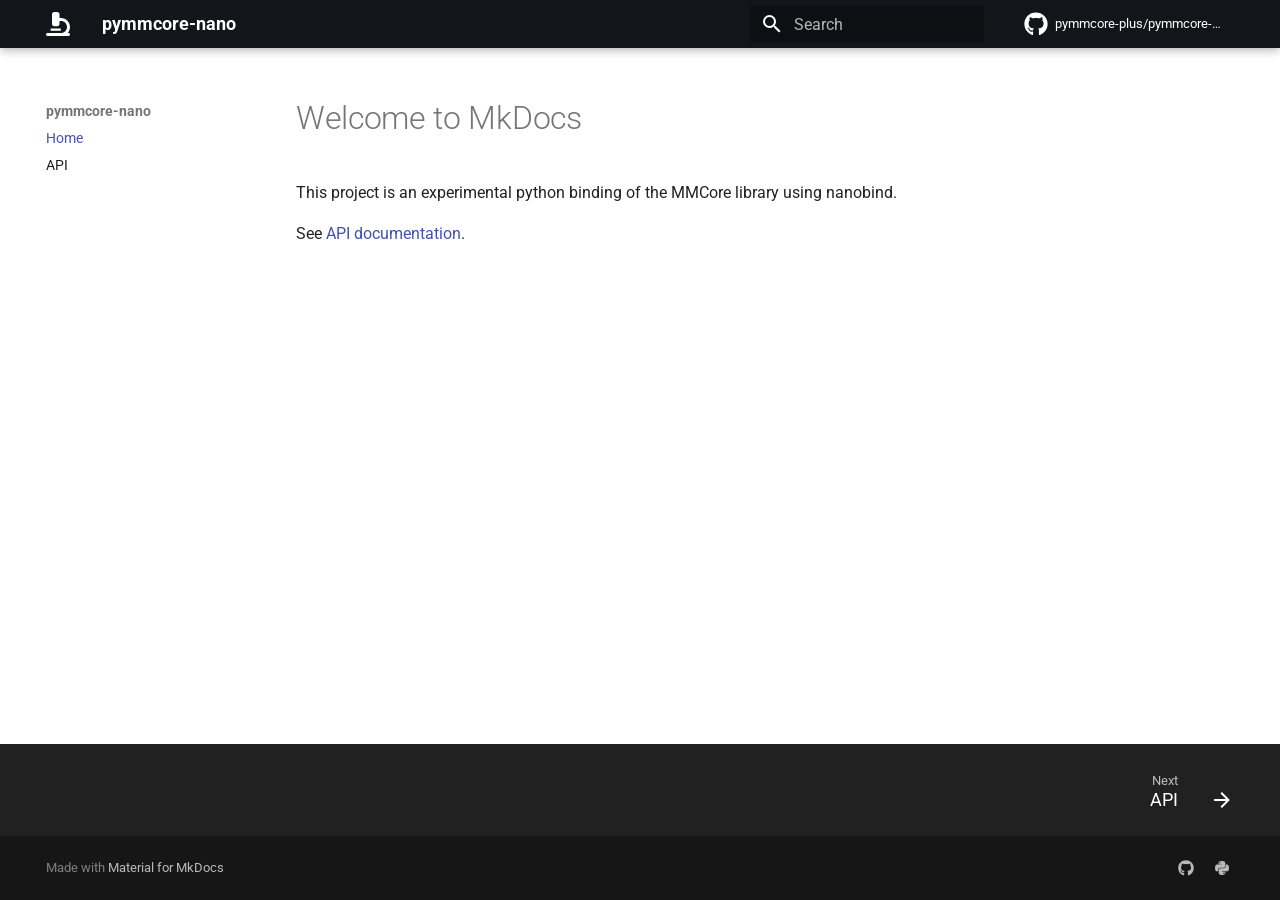
<file: index.html>
<!doctype html><html lang=en class=no-js> <head><meta charset=utf-8><meta name=viewport content="width=device-width,initial-scale=1"><meta name=description content="Alternative python bindings for MMCore, Micro-Manager's device control layer"><link href=https://pymmcore-plus.github.io/pymmcore-nano/ rel=canonical><link href=api/ rel=next><link rel=icon href=assets/images/favicon.png><meta name=generator content="mkdocs-1.6.1, mkdocs-material-9.8.0"><title>pymmcore-nano</title><link rel=stylesheet href=assets/stylesheets/main.57a0d79d.min.css><link rel=stylesheet href=assets/stylesheets/palette.fb2fffe2.min.css><link rel=preconnect href=https://fonts.gstatic.com crossorigin><link rel=stylesheet href="https://fonts.googleapis.com/css?family=Roboto:300,300i,400,400i,700,700i%7CRoboto+Mono:400,400i,700,700i&display=fallback"><style>:root{--md-text-font:"Roboto";--md-code-font:"Roboto Mono"}</style><link rel=stylesheet href=assets/_mkdocstrings.css><link rel=stylesheet href=css/material.css><link rel=stylesheet href=css/custom.css><script>__md_scope=new URL(".",location),__md_hash=e=>[...e].reduce(((e,_)=>(e<<5)-e+_.charCodeAt(0)),0),__md_get=(e,_=localStorage,t=__md_scope)=>JSON.parse(_.getItem(t.pathname+"."+e)),__md_set=(e,_,t=localStorage,a=__md_scope)=>{try{t.setItem(a.pathname+"."+e,JSON.stringify(_))}catch(e){}}</script></head> <body dir=ltr data-md-color-scheme=default data-md-color-primary=black data-md-color-accent=blue> <input class=md-toggle data-md-toggle=drawer type=checkbox id=__drawer autocomplete=off> <input class=md-toggle data-md-toggle=search type=checkbox id=__search autocomplete=off> <label class=md-overlay for=__drawer></label> <div data-md-component=skip> <a href=#welcome-to-mkdocs class=md-skip> Skip to content </a> </div> <div data-md-component=announce> </div> <header class="md-header md-header--shadow" data-md-component=header> <nav class="md-header__inner md-grid" aria-label=Header> <a href=. title=pymmcore-nano class="md-header__button md-logo" aria-label=pymmcore-nano data-md-component=logo> <svg xmlns=http://www.w3.org/2000/svg viewbox="0 0 512 512"><!-- Font Awesome Free 7.1.0 by @fontawesome - https://fontawesome.com License - https://fontawesome.com/license/free (Icons: CC BY 4.0, Fonts: SIL OFL 1.1, Code: MIT License) Copyright 2025 Fonticons, Inc.--><path d="M176 0c-26.5 0-48 21.5-48 48v208c0 26.5 21.5 48 48 48h64c26.5 0 48-21.5 48-48v-64h32c70.7 0 128 57.3 128 128s-57.3 128-128 128H32c-17.7 0-32 14.3-32 32s14.3 32 32 32h448c17.7 0 32-14.3 32-32s-14.3-32-32-32h-16.9c30.4-34 48.9-78.8 48.9-128 0-106-86-192-192-192h-32V48c0-26.5-21.5-48-48-48zm-56 352c-13.3 0-24 10.7-24 24s10.7 24 24 24h176c13.3 0 24-10.7 24-24s-10.7-24-24-24z"/></svg> </a> <label class="md-header__button md-icon" for=__drawer> <svg xmlns=http://www.w3.org/2000/svg viewbox="0 0 24 24"><path d="M3 6h18v2H3zm0 5h18v2H3zm0 5h18v2H3z"/></svg> </label> <div class=md-header__title data-md-component=header-title> <div class=md-header__ellipsis> <div class=md-header__topic> <span class=md-ellipsis> pymmcore-nano </span> </div> <div class=md-header__topic data-md-component=header-topic> <span class=md-ellipsis> Home </span> </div> </div> </div> <label class="md-header__button md-icon" for=__search> <svg xmlns=http://www.w3.org/2000/svg viewbox="0 0 24 24"><path d="M9.5 3A6.5 6.5 0 0 1 16 9.5c0 1.61-.59 3.09-1.56 4.23l.27.27h.79l5 5-1.5 1.5-5-5v-.79l-.27-.27A6.52 6.52 0 0 1 9.5 16 6.5 6.5 0 0 1 3 9.5 6.5 6.5 0 0 1 9.5 3m0 2C7 5 5 7 5 9.5S7 14 9.5 14 14 12 14 9.5 12 5 9.5 5"/></svg> </label> <div class=md-search data-md-component=search role=dialog> <label class=md-search__overlay for=__search></label> <div class=md-search__inner role=search> <form class=md-search__form name=search> <input type=text class=md-search__input name=query aria-label=Search placeholder=Search autocapitalize=off autocorrect=off autocomplete=off spellcheck=false data-md-component=search-query required> <label class="md-search__icon md-icon" for=__search> <svg xmlns=http://www.w3.org/2000/svg viewbox="0 0 24 24"><path d="M9.5 3A6.5 6.5 0 0 1 16 9.5c0 1.61-.59 3.09-1.56 4.23l.27.27h.79l5 5-1.5 1.5-5-5v-.79l-.27-.27A6.52 6.52 0 0 1 9.5 16 6.5 6.5 0 0 1 3 9.5 6.5 6.5 0 0 1 9.5 3m0 2C7 5 5 7 5 9.5S7 14 9.5 14 14 12 14 9.5 12 5 9.5 5"/></svg> <svg xmlns=http://www.w3.org/2000/svg viewbox="0 0 24 24"><path d="M20 11v2H8l5.5 5.5-1.42 1.42L4.16 12l7.92-7.92L13.5 5.5 8 11z"/></svg> </label> <nav class=md-search__options aria-label=Search> <button type=reset class="md-search__icon md-icon" title=Clear aria-label=Clear tabindex=-1> <svg xmlns=http://www.w3.org/2000/svg viewbox="0 0 24 24"><path d="M19 6.41 17.59 5 12 10.59 6.41 5 5 6.41 10.59 12 5 17.59 6.41 19 12 13.41 17.59 19 19 17.59 13.41 12z"/></svg> </button> </nav> <div class=md-search__suggest data-md-component=search-suggest></div> </form> <div class=md-search__output> <div class=md-search__scrollwrap tabindex=0 data-md-scrollfix> <div class=md-search-result data-md-component=search-result> <div class=md-search-result__meta> Initializing search </div> <ol class=md-search-result__list role=presentation></ol> </div> </div> </div> </div> </div> <div class=md-header__source> <a href=https://github.com/pymmcore-plus/pymmcore-nano title="Go to repository" class=md-source data-md-component=source> <div class="md-source__icon md-icon"> <svg xmlns=http://www.w3.org/2000/svg viewbox="0 0 512 512"><!-- Font Awesome Free 7.1.0 by @fontawesome - https://fontawesome.com License - https://fontawesome.com/license/free (Icons: CC BY 4.0, Fonts: SIL OFL 1.1, Code: MIT License) Copyright 2025 Fonticons, Inc.--><path d="M173.9 397.4c0 2-2.3 3.6-5.2 3.6-3.3.3-5.6-1.3-5.6-3.6 0-2 2.3-3.6 5.2-3.6 3-.3 5.6 1.3 5.6 3.6m-31.1-4.5c-.7 2 1.3 4.3 4.3 4.9 2.6 1 5.6 0 6.2-2s-1.3-4.3-4.3-5.2c-2.6-.7-5.5.3-6.2 2.3m44.2-1.7c-2.9.7-4.9 2.6-4.6 4.9.3 2 2.9 3.3 5.9 2.6 2.9-.7 4.9-2.6 4.6-4.6-.3-1.9-3-3.2-5.9-2.9M252.8 8C114.1 8 8 113.3 8 252c0 110.9 69.8 205.8 169.5 239.2 12.8 2.3 17.3-5.6 17.3-12.1 0-6.2-.3-40.4-.3-61.4 0 0-70 15-84.7-29.8 0 0-11.4-29.1-27.8-36.6 0 0-22.9-15.7 1.6-15.4 0 0 24.9 2 38.6 25.8 21.9 38.6 58.6 27.5 72.9 20.9 2.3-16 8.8-27.1 16-33.7-55.9-6.2-112.3-14.3-112.3-110.5 0-27.5 7.6-41.3 23.6-58.9-2.6-6.5-11.1-33.3 2.6-67.9 20.9-6.5 69 27 69 27 20-5.6 41.5-8.5 62.8-8.5s42.8 2.9 62.8 8.5c0 0 48.1-33.6 69-27 13.7 34.7 5.2 61.4 2.6 67.9 16 17.7 25.8 31.5 25.8 58.9 0 96.5-58.9 104.2-114.8 110.5 9.2 7.9 17 22.9 17 46.4 0 33.7-.3 75.4-.3 83.6 0 6.5 4.6 14.4 17.3 12.1C436.2 457.8 504 362.9 504 252 504 113.3 391.5 8 252.8 8M105.2 352.9c-1.3 1-1 3.3.7 5.2 1.6 1.6 3.9 2.3 5.2 1 1.3-1 1-3.3-.7-5.2-1.6-1.6-3.9-2.3-5.2-1m-10.8-8.1c-.7 1.3.3 2.9 2.3 3.9 1.6 1 3.6.7 4.3-.7.7-1.3-.3-2.9-2.3-3.9-2-.6-3.6-.3-4.3.7m32.4 35.6c-1.6 1.3-1 4.3 1.3 6.2 2.3 2.3 5.2 2.6 6.5 1 1.3-1.3.7-4.3-1.3-6.2-2.2-2.3-5.2-2.6-6.5-1m-11.4-14.7c-1.6 1-1.6 3.6 0 5.9s4.3 3.3 5.6 2.3c1.6-1.3 1.6-3.9 0-6.2-1.4-2.3-4-3.3-5.6-2"/></svg> </div> <div class=md-source__repository> pymmcore-plus/pymmcore-nano </div> </a> </div> </nav> </header> <div class=md-container data-md-component=container> <main class=md-main data-md-component=main> <div class="md-main__inner md-grid"> <div class="md-sidebar md-sidebar--primary" data-md-component=sidebar data-md-type=navigation> <div class=md-sidebar__scrollwrap> <div class=md-sidebar__inner> <nav class="md-nav md-nav--primary" aria-label=Navigation data-md-level=0> <label class=md-nav__title for=__drawer> <a href=. title=pymmcore-nano class="md-nav__button md-logo" aria-label=pymmcore-nano data-md-component=logo> <svg xmlns=http://www.w3.org/2000/svg viewbox="0 0 512 512"><!-- Font Awesome Free 7.1.0 by @fontawesome - https://fontawesome.com License - https://fontawesome.com/license/free (Icons: CC BY 4.0, Fonts: SIL OFL 1.1, Code: MIT License) Copyright 2025 Fonticons, Inc.--><path d="M176 0c-26.5 0-48 21.5-48 48v208c0 26.5 21.5 48 48 48h64c26.5 0 48-21.5 48-48v-64h32c70.7 0 128 57.3 128 128s-57.3 128-128 128H32c-17.7 0-32 14.3-32 32s14.3 32 32 32h448c17.7 0 32-14.3 32-32s-14.3-32-32-32h-16.9c30.4-34 48.9-78.8 48.9-128 0-106-86-192-192-192h-32V48c0-26.5-21.5-48-48-48zm-56 352c-13.3 0-24 10.7-24 24s10.7 24 24 24h176c13.3 0 24-10.7 24-24s-10.7-24-24-24z"/></svg> </a> pymmcore-nano </label> <div class=md-nav__source> <a href=https://github.com/pymmcore-plus/pymmcore-nano title="Go to repository" class=md-source data-md-component=source> <div class="md-source__icon md-icon"> <svg xmlns=http://www.w3.org/2000/svg viewbox="0 0 512 512"><!-- Font Awesome Free 7.1.0 by @fontawesome - https://fontawesome.com License - https://fontawesome.com/license/free (Icons: CC BY 4.0, Fonts: SIL OFL 1.1, Code: MIT License) Copyright 2025 Fonticons, Inc.--><path d="M173.9 397.4c0 2-2.3 3.6-5.2 3.6-3.3.3-5.6-1.3-5.6-3.6 0-2 2.3-3.6 5.2-3.6 3-.3 5.6 1.3 5.6 3.6m-31.1-4.5c-.7 2 1.3 4.3 4.3 4.9 2.6 1 5.6 0 6.2-2s-1.3-4.3-4.3-5.2c-2.6-.7-5.5.3-6.2 2.3m44.2-1.7c-2.9.7-4.9 2.6-4.6 4.9.3 2 2.9 3.3 5.9 2.6 2.9-.7 4.9-2.6 4.6-4.6-.3-1.9-3-3.2-5.9-2.9M252.8 8C114.1 8 8 113.3 8 252c0 110.9 69.8 205.8 169.5 239.2 12.8 2.3 17.3-5.6 17.3-12.1 0-6.2-.3-40.4-.3-61.4 0 0-70 15-84.7-29.8 0 0-11.4-29.1-27.8-36.6 0 0-22.9-15.7 1.6-15.4 0 0 24.9 2 38.6 25.8 21.9 38.6 58.6 27.5 72.9 20.9 2.3-16 8.8-27.1 16-33.7-55.9-6.2-112.3-14.3-112.3-110.5 0-27.5 7.6-41.3 23.6-58.9-2.6-6.5-11.1-33.3 2.6-67.9 20.9-6.5 69 27 69 27 20-5.6 41.5-8.5 62.8-8.5s42.8 2.9 62.8 8.5c0 0 48.1-33.6 69-27 13.7 34.7 5.2 61.4 2.6 67.9 16 17.7 25.8 31.5 25.8 58.9 0 96.5-58.9 104.2-114.8 110.5 9.2 7.9 17 22.9 17 46.4 0 33.7-.3 75.4-.3 83.6 0 6.5 4.6 14.4 17.3 12.1C436.2 457.8 504 362.9 504 252 504 113.3 391.5 8 252.8 8M105.2 352.9c-1.3 1-1 3.3.7 5.2 1.6 1.6 3.9 2.3 5.2 1 1.3-1 1-3.3-.7-5.2-1.6-1.6-3.9-2.3-5.2-1m-10.8-8.1c-.7 1.3.3 2.9 2.3 3.9 1.6 1 3.6.7 4.3-.7.7-1.3-.3-2.9-2.3-3.9-2-.6-3.6-.3-4.3.7m32.4 35.6c-1.6 1.3-1 4.3 1.3 6.2 2.3 2.3 5.2 2.6 6.5 1 1.3-1.3.7-4.3-1.3-6.2-2.2-2.3-5.2-2.6-6.5-1m-11.4-14.7c-1.6 1-1.6 3.6 0 5.9s4.3 3.3 5.6 2.3c1.6-1.3 1.6-3.9 0-6.2-1.4-2.3-4-3.3-5.6-2"/></svg> </div> <div class=md-source__repository> pymmcore-plus/pymmcore-nano </div> </a> </div> <ul class=md-nav__list data-md-scrollfix> <li class="md-nav__item md-nav__item--active"> <input class="md-nav__toggle md-toggle" type=checkbox id=__toc> <a href=. class="md-nav__link md-nav__link--active"> <span class=md-ellipsis> Home </span> </a> </li> <li class=md-nav__item> <a href=api/ class=md-nav__link> <span class=md-ellipsis> API </span> </a> </li> </ul> </nav> </div> </div> </div> <div class="md-sidebar md-sidebar--secondary" data-md-component=sidebar data-md-type=toc> <div class=md-sidebar__scrollwrap> <div class=md-sidebar__inner> <nav class="md-nav md-nav--secondary" aria-label="Table of contents"> </nav> </div> </div> </div> <div class=md-content data-md-component=content> <article class="md-content__inner md-typeset"> <h1 id=welcome-to-mkdocs>Welcome to MkDocs<a class=headerlink href=#welcome-to-mkdocs title="Permanent link">#</a></h1> <p>This project is an experimental python binding of the MMCore library using nanobind.</p> <p>See <a href=api/ >API documentation</a>.</p> </article> </div> <script>var target=document.getElementById(location.hash.slice(1));target&&target.name&&(target.checked=target.name.startsWith("__tabbed_"))</script> </div> </main> <footer class=md-footer> <nav class="md-footer__inner md-grid" aria-label=Footer> <a href=api/ class="md-footer__link md-footer__link--next" aria-label="Next: API"> <div class=md-footer__title> <span class=md-footer__direction> Next </span> <div class=md-ellipsis> API </div> </div> <div class="md-footer__button md-icon"> <svg xmlns=http://www.w3.org/2000/svg viewbox="0 0 24 24"><path d="M4 11v2h12l-5.5 5.5 1.42 1.42L19.84 12l-7.92-7.92L10.5 5.5 16 11z"/></svg> </div> </a> </nav> <div class="md-footer-meta md-typeset"> <div class="md-footer-meta__inner md-grid"> <div class=md-copyright> Made with <a href=https://squidfunk.github.io/mkdocs-material/ target=_blank rel=noopener> Material for MkDocs </a> </div> <div class=md-social> <a href=https://github.com/pymmcore-plus/pymmcore-nano target=_blank rel=noopener title=github.com class=md-social__link> <svg xmlns=http://www.w3.org/2000/svg viewbox="0 0 512 512"><!-- Font Awesome Free 7.1.0 by @fontawesome - https://fontawesome.com License - https://fontawesome.com/license/free (Icons: CC BY 4.0, Fonts: SIL OFL 1.1, Code: MIT License) Copyright 2025 Fonticons, Inc.--><path d="M173.9 397.4c0 2-2.3 3.6-5.2 3.6-3.3.3-5.6-1.3-5.6-3.6 0-2 2.3-3.6 5.2-3.6 3-.3 5.6 1.3 5.6 3.6m-31.1-4.5c-.7 2 1.3 4.3 4.3 4.9 2.6 1 5.6 0 6.2-2s-1.3-4.3-4.3-5.2c-2.6-.7-5.5.3-6.2 2.3m44.2-1.7c-2.9.7-4.9 2.6-4.6 4.9.3 2 2.9 3.3 5.9 2.6 2.9-.7 4.9-2.6 4.6-4.6-.3-1.9-3-3.2-5.9-2.9M252.8 8C114.1 8 8 113.3 8 252c0 110.9 69.8 205.8 169.5 239.2 12.8 2.3 17.3-5.6 17.3-12.1 0-6.2-.3-40.4-.3-61.4 0 0-70 15-84.7-29.8 0 0-11.4-29.1-27.8-36.6 0 0-22.9-15.7 1.6-15.4 0 0 24.9 2 38.6 25.8 21.9 38.6 58.6 27.5 72.9 20.9 2.3-16 8.8-27.1 16-33.7-55.9-6.2-112.3-14.3-112.3-110.5 0-27.5 7.6-41.3 23.6-58.9-2.6-6.5-11.1-33.3 2.6-67.9 20.9-6.5 69 27 69 27 20-5.6 41.5-8.5 62.8-8.5s42.8 2.9 62.8 8.5c0 0 48.1-33.6 69-27 13.7 34.7 5.2 61.4 2.6 67.9 16 17.7 25.8 31.5 25.8 58.9 0 96.5-58.9 104.2-114.8 110.5 9.2 7.9 17 22.9 17 46.4 0 33.7-.3 75.4-.3 83.6 0 6.5 4.6 14.4 17.3 12.1C436.2 457.8 504 362.9 504 252 504 113.3 391.5 8 252.8 8M105.2 352.9c-1.3 1-1 3.3.7 5.2 1.6 1.6 3.9 2.3 5.2 1 1.3-1 1-3.3-.7-5.2-1.6-1.6-3.9-2.3-5.2-1m-10.8-8.1c-.7 1.3.3 2.9 2.3 3.9 1.6 1 3.6.7 4.3-.7.7-1.3-.3-2.9-2.3-3.9-2-.6-3.6-.3-4.3.7m32.4 35.6c-1.6 1.3-1 4.3 1.3 6.2 2.3 2.3 5.2 2.6 6.5 1 1.3-1.3.7-4.3-1.3-6.2-2.2-2.3-5.2-2.6-6.5-1m-11.4-14.7c-1.6 1-1.6 3.6 0 5.9s4.3 3.3 5.6 2.3c1.6-1.3 1.6-3.9 0-6.2-1.4-2.3-4-3.3-5.6-2"/></svg> </a> <a href=https://pypi.org/project/pymmcore-nano/ target=_blank rel=noopener title=pypi.org class=md-social__link> <svg xmlns=http://www.w3.org/2000/svg viewbox="0 0 448 512"><!-- Font Awesome Free 7.1.0 by @fontawesome - https://fontawesome.com License - https://fontawesome.com/license/free (Icons: CC BY 4.0, Fonts: SIL OFL 1.1, Code: MIT License) Copyright 2025 Fonticons, Inc.--><path d="M439.8 200.5c-7.7-30.9-22.3-54.2-53.4-54.2h-40.1v47.4c0 36.8-31.2 67.8-66.8 67.8H172.7c-29.2 0-53.4 25-53.4 54.3v101.8c0 29 25.2 46 53.4 54.3 33.8 9.9 66.3 11.7 106.8 0 26.9-7.8 53.4-23.5 53.4-54.3v-40.7H226.2v-13.6h160.2c31.1 0 42.6-21.7 53.4-54.2 11.2-33.5 10.7-65.7 0-108.6M286.2 444.7a20.4 20.4 0 1 1 0-40.7 20.4 20.4 0 1 1 0 40.7M167.8 248.1h106.8c29.7 0 53.4-24.5 53.4-54.3V91.9c0-29-24.4-50.7-53.4-55.6-35.8-5.9-74.7-5.6-106.8.1-45.2 8-53.4 24.7-53.4 55.6v40.7h106.9v13.6h-147c-31.1 0-58.3 18.7-66.8 54.2-9.8 40.7-10.2 66.1 0 108.6 7.6 31.6 25.7 54.2 56.8 54.2H101v-48.8c0-35.3 30.5-66.4 66.8-66.4m-6.6-183.4a20.4 20.4 0 1 1 0 40.8 20.4 20.4 0 1 1 0-40.8"/></svg> </a> </div> </div> </div> </footer> </div> <div class=md-dialog data-md-component=dialog> <div class="md-dialog__inner md-typeset"></div> </div> <script id=__config type=application/json>{"annotate": null, "base": ".", "features": ["search.highlight", "search.suggest", "content.code.copy", "content.code.annotate", "navigation.indexes", "navigation.footer", "navigation.sections", "toc.follow"], "search": "assets/javascripts/workers/search.a7633da7.min.js", "tags": null, "translations": {"clipboard.copied": "Copied to clipboard", "clipboard.copy": "Copy to clipboard", "search.result.more.one": "1 more on this page", "search.result.more.other": "# more on this page", "search.result.none": "No matching documents", "search.result.one": "1 matching document", "search.result.other": "# matching documents", "search.result.placeholder": "Type to start searching", "search.result.term.missing": "Missing", "select.version": "Select version"}, "version": null}</script> <script src=assets/javascripts/bundle.c21346df.min.js></script> </body> </html>
</file>
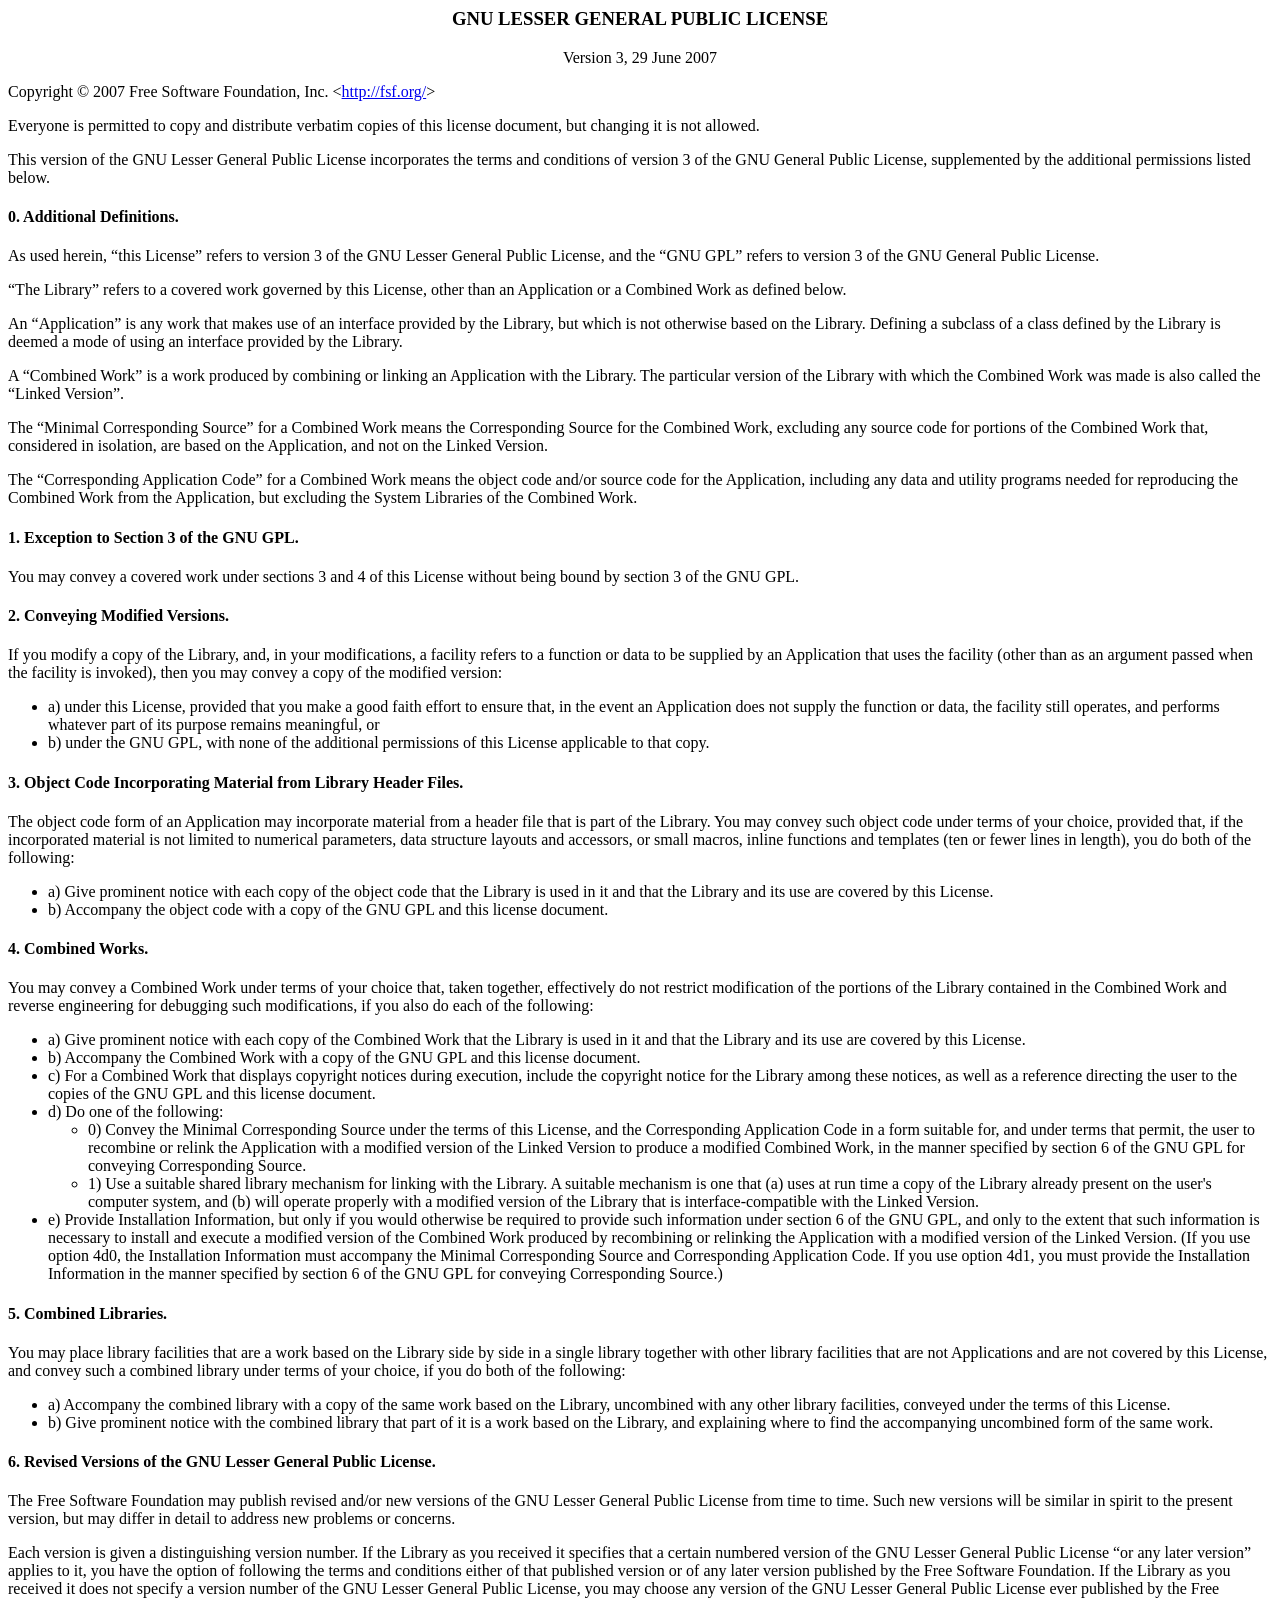
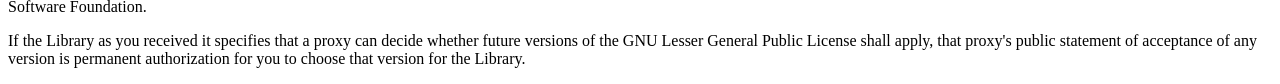
<file: DeviceAdapters/NI100X/license.html>
<!DOCTYPE html PUBLIC "-//W3C//DTD HTML 4.01 Transitional//EN">

<html><head>
 <meta http-equiv="Content-Type" content="text/html; charset=utf-8">
 <title>GNU Lesser General Public License v3.0 - GNU Project - Free Software Foundation (FSF)</title>
 <link rel="alternate" type="application/rdf+xml"
       href="http://www.gnu.org/licenses/lgpl-3.0.rdf" /> 
</head>
<body>
<h3 style="text-align: center;">GNU LESSER GENERAL PUBLIC LICENSE</h3>
<p style="text-align: center;">Version 3, 29 June 2007</p>

<p>Copyright &copy; 2007 Free Software Foundation, Inc.
 &lt;<a href="http://fsf.org/">http://fsf.org/</a>&gt;</p><p>
 Everyone is permitted to copy and distribute verbatim copies
 of this license document, but changing it is not allowed.</p>

<p>This version of the GNU Lesser General Public License incorporates
the terms and conditions of version 3 of the GNU General Public
License, supplemented by the additional permissions listed below.</p>

<h4><a name="section0"></a>0. Additional Definitions.</h4>

<p>As used herein, &ldquo;this License&rdquo; refers to version 3 of the GNU Lesser
General Public License, and the &ldquo;GNU GPL&rdquo; refers to version 3 of the GNU
General Public License.</p>

<p>&ldquo;The Library&rdquo; refers to a covered work governed by this License,
other than an Application or a Combined Work as defined below.</p>

<p>An &ldquo;Application&rdquo; is any work that makes use of an interface provided
by the Library, but which is not otherwise based on the Library.
Defining a subclass of a class defined by the Library is deemed a mode
of using an interface provided by the Library.</p>

<p>A &ldquo;Combined Work&rdquo; is a work produced by combining or linking an
Application with the Library.  The particular version of the Library
with which the Combined Work was made is also called the &ldquo;Linked
Version&rdquo;.</p>

<p>The &ldquo;Minimal Corresponding Source&rdquo; for a Combined Work means the
Corresponding Source for the Combined Work, excluding any source code
for portions of the Combined Work that, considered in isolation, are
based on the Application, and not on the Linked Version.</p>

<p>The &ldquo;Corresponding Application Code&rdquo; for a Combined Work means the
object code and/or source code for the Application, including any data
and utility programs needed for reproducing the Combined Work from the
Application, but excluding the System Libraries of the Combined Work.</p>

<h4><a name="section1"></a>1. Exception to Section 3 of the GNU GPL.</h4>

<p>You may convey a covered work under sections 3 and 4 of this License
without being bound by section 3 of the GNU GPL.</p>

<h4><a name="section2"></a>2. Conveying Modified Versions.</h4>

<p>If you modify a copy of the Library, and, in your modifications, a
facility refers to a function or data to be supplied by an Application
that uses the facility (other than as an argument passed when the
facility is invoked), then you may convey a copy of the modified
version:</p>

<ul>
<li>a) under this License, provided that you make a good faith effort to
   ensure that, in the event an Application does not supply the
   function or data, the facility still operates, and performs
   whatever part of its purpose remains meaningful, or</li>

<li>b) under the GNU GPL, with none of the additional permissions of
   this License applicable to that copy.</li>
</ul>

<h4><a name="section3"></a>3. Object Code Incorporating Material from Library Header Files.</h4>

<p>The object code form of an Application may incorporate material from
a header file that is part of the Library.  You may convey such object
code under terms of your choice, provided that, if the incorporated
material is not limited to numerical parameters, data structure
layouts and accessors, or small macros, inline functions and templates
(ten or fewer lines in length), you do both of the following:</p>

<ul>
<li>a) Give prominent notice with each copy of the object code that the
   Library is used in it and that the Library and its use are
   covered by this License.</li>

<li>b) Accompany the object code with a copy of the GNU GPL and this license
   document.</li>
</ul>

<h4><a name="section4"></a>4. Combined Works.</h4>

<p>You may convey a Combined Work under terms of your choice that,
taken together, effectively do not restrict modification of the
portions of the Library contained in the Combined Work and reverse
engineering for debugging such modifications, if you also do each of
the following:</p>

<ul>
<li>a) Give prominent notice with each copy of the Combined Work that
   the Library is used in it and that the Library and its use are
   covered by this License.</li>

<li>b) Accompany the Combined Work with a copy of the GNU GPL and this license
   document.</li>

<li>c) For a Combined Work that displays copyright notices during
   execution, include the copyright notice for the Library among
   these notices, as well as a reference directing the user to the
   copies of the GNU GPL and this license document.</li>

<li>d) Do one of the following:

<ul>
<li>0) Convey the Minimal Corresponding Source under the terms of this
       License, and the Corresponding Application Code in a form
       suitable for, and under terms that permit, the user to
       recombine or relink the Application with a modified version of
       the Linked Version to produce a modified Combined Work, in the
       manner specified by section 6 of the GNU GPL for conveying
       Corresponding Source.</li>

<li>1) Use a suitable shared library mechanism for linking with the
       Library.  A suitable mechanism is one that (a) uses at run time
       a copy of the Library already present on the user's computer
       system, and (b) will operate properly with a modified version
       of the Library that is interface-compatible with the Linked
       Version.</li>
</ul></li>

<li>e) Provide Installation Information, but only if you would otherwise
   be required to provide such information under section 6 of the
   GNU GPL, and only to the extent that such information is
   necessary to install and execute a modified version of the
   Combined Work produced by recombining or relinking the
   Application with a modified version of the Linked Version. (If
   you use option 4d0, the Installation Information must accompany
   the Minimal Corresponding Source and Corresponding Application
   Code. If you use option 4d1, you must provide the Installation
   Information in the manner specified by section 6 of the GNU GPL
   for conveying Corresponding Source.)</li>
</ul>

<h4><a name="section5"></a>5. Combined Libraries.</h4>

<p>You may place library facilities that are a work based on the
Library side by side in a single library together with other library
facilities that are not Applications and are not covered by this
License, and convey such a combined library under terms of your
choice, if you do both of the following:</p>

<ul>
<li>a) Accompany the combined library with a copy of the same work based
   on the Library, uncombined with any other library facilities,
   conveyed under the terms of this License.</li>

<li>b) Give prominent notice with the combined library that part of it
   is a work based on the Library, and explaining where to find the
   accompanying uncombined form of the same work.</li>
</ul>

<h4><a name="section6"></a>6. Revised Versions of the GNU Lesser General Public License.</h4>

<p>The Free Software Foundation may publish revised and/or new versions
of the GNU Lesser General Public License from time to time. Such new
versions will be similar in spirit to the present version, but may
differ in detail to address new problems or concerns.</p>

<p>Each version is given a distinguishing version number. If the
Library as you received it specifies that a certain numbered version
of the GNU Lesser General Public License &ldquo;or any later version&rdquo;
applies to it, you have the option of following the terms and
conditions either of that published version or of any later version
published by the Free Software Foundation. If the Library as you
received it does not specify a version number of the GNU Lesser
General Public License, you may choose any version of the GNU Lesser
General Public License ever published by the Free Software Foundation.</p>

<p>If the Library as you received it specifies that a proxy can decide
whether future versions of the GNU Lesser General Public License shall
apply, that proxy's public statement of acceptance of any version is
permanent authorization for you to choose that version for the
Library.</p>

</body></html>
</file>
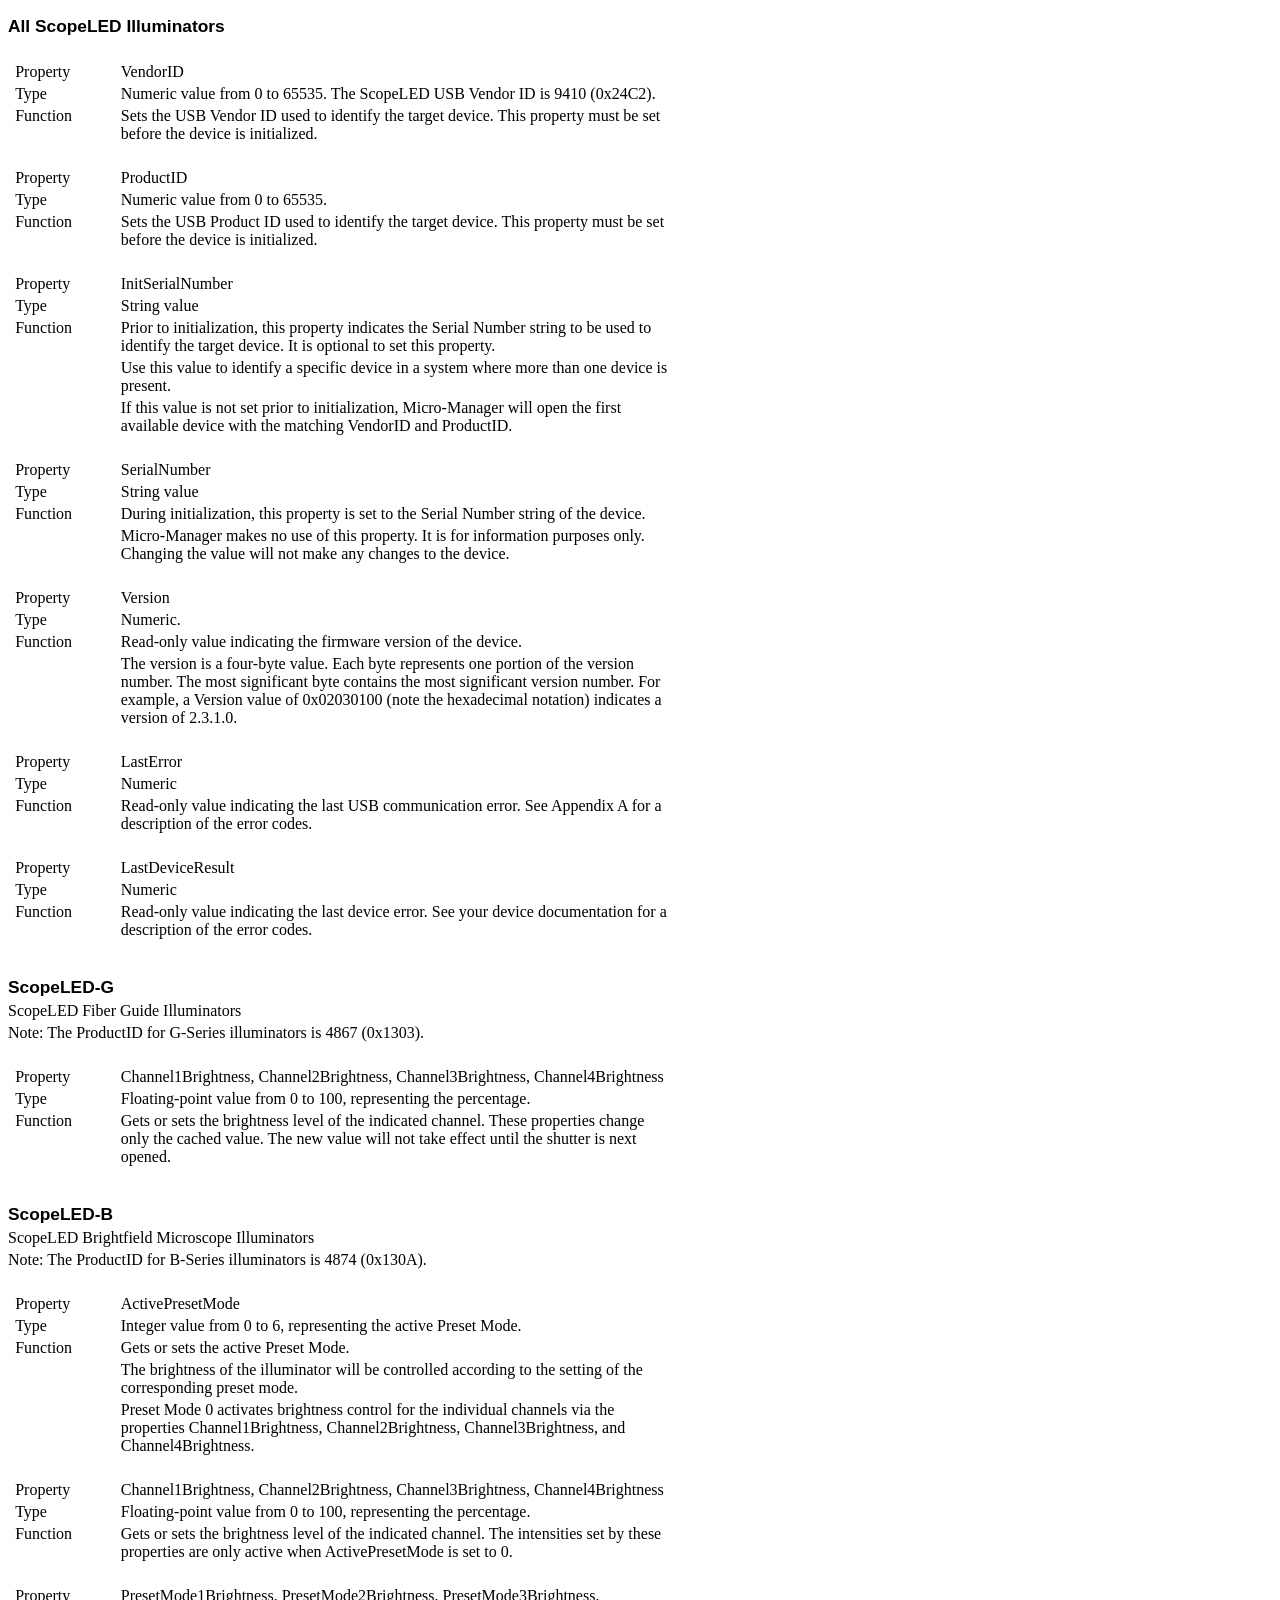
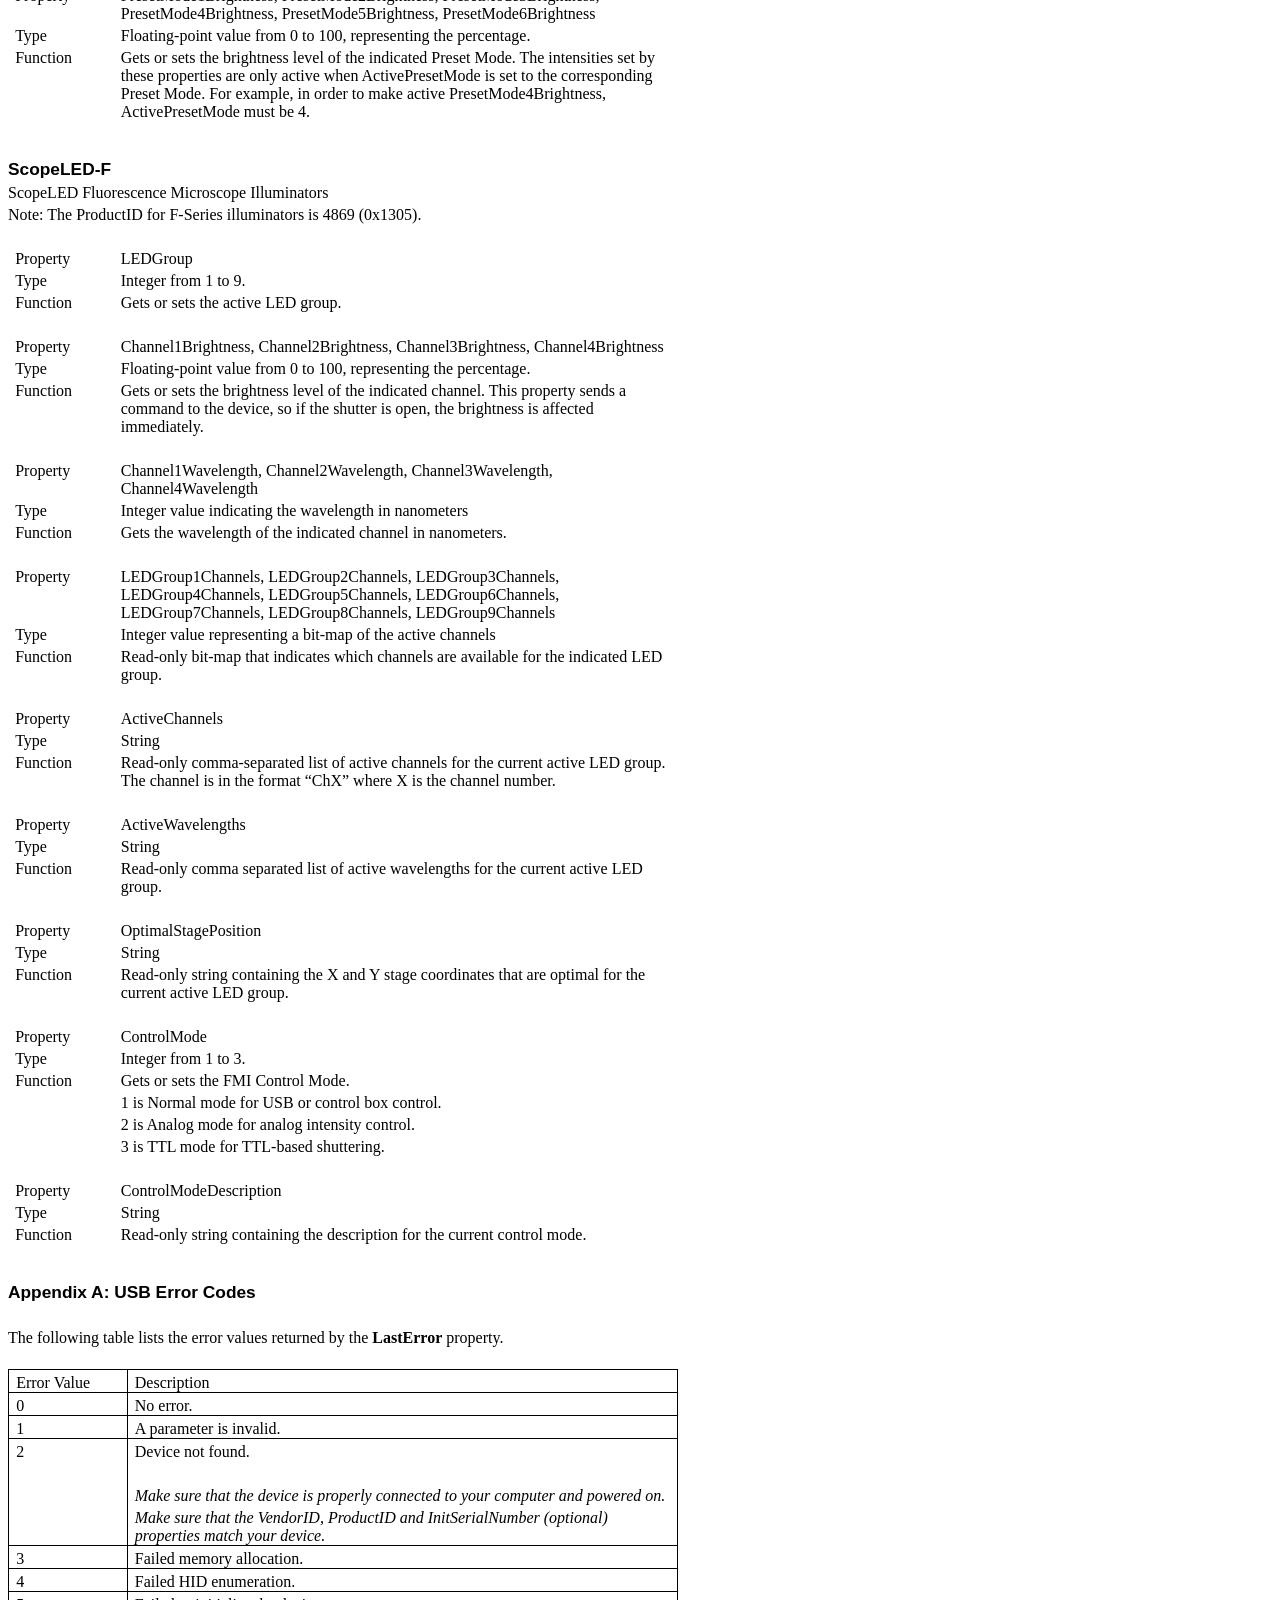
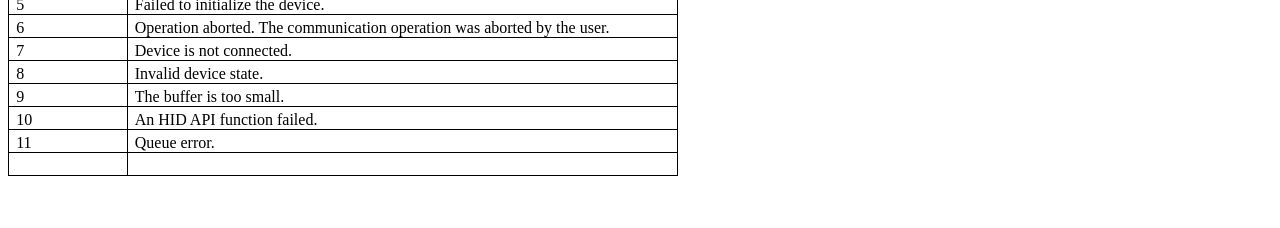
<file: DeviceAdapters/ScopeLED/Properties.html>
<html xmlns:o="urn:schemas-microsoft-com:office:office"
xmlns:w="urn:schemas-microsoft-com:office:word"
xmlns="http://www.w3.org/TR/REC-html40">

<head>
<meta http-equiv=Content-Type content="text/html; charset=windows-1252">
<meta name=ProgId content=Word.Document>
<meta name=Generator content="Microsoft Word 9">
<meta name=Originator content="Microsoft Word 9">
<link rel=File-List href="./Properties_files/filelist.xml">
<title>Micro-Manager ScopeLED Device Properties</title>
<!--[if gte mso 9]><xml>
 <o:DocumentProperties>
  <o:Author>Ryan Clark</o:Author>
  <o:Description>http://www.scopeled.com</o:Description>
  <o:LastAuthor>Ryan Clark</o:LastAuthor>
  <o:Revision>2</o:Revision>
  <o:TotalTime>178</o:TotalTime>
  <o:Created>2013-08-09T18:51:00Z</o:Created>
  <o:LastSaved>2013-08-09T18:51:00Z</o:LastSaved>
  <o:Pages>5</o:Pages>
  <o:Words>928</o:Words>
  <o:Characters>5295</o:Characters>
  <o:Company>ScopeLED</o:Company>
  <o:Lines>44</o:Lines>
  <o:Paragraphs>10</o:Paragraphs>
  <o:CharactersWithSpaces>6502</o:CharactersWithSpaces>
  <o:Version>9.6926</o:Version>
 </o:DocumentProperties>
</xml><![endif]-->
<style>
<!--
 /* Style Definitions */
p.MsoNormal, li.MsoNormal, div.MsoNormal
	{mso-style-parent:"";
	margin-top:3.0pt;
	margin-right:0in;
	margin-bottom:0in;
	margin-left:0in;
	margin-bottom:.0001pt;
	mso-pagination:widow-orphan;
	font-size:12.0pt;
	font-family:"Times New Roman";
	mso-fareast-font-family:"Times New Roman";}
h3
	{mso-style-next:Normal;
	margin-top:12.0pt;
	margin-right:0in;
	margin-bottom:3.0pt;
	margin-left:0in;
	mso-pagination:widow-orphan;
	page-break-after:avoid;
	mso-outline-level:3;
	font-size:13.0pt;
	font-family:Arial;}
@page Section1
	{size:8.5in 11.0in;
	margin:1.0in 1.0in 1.0in 1.0in;
	mso-header-margin:.5in;
	mso-footer-margin:.5in;
	mso-paper-source:0;}
div.Section1
	{page:Section1;}
-->
</style>
</head>

<body lang=EN-US style='tab-interval:.5in'>

<div class=Section1>

<h3>All ScopeLED Illuminators</h3>

<p class=MsoNormal><![if !supportEmptyParas]>&nbsp;<![endif]><o:p></o:p></p>

<table border=0 cellspacing=0 cellpadding=0 style='border-collapse:collapse;
 mso-padding-alt:0in 5.4pt 0in 5.4pt'>
 <tr>
  <td width=91 valign=top style='width:.95in;padding:0in 5.4pt 0in 5.4pt'>
  <p class=MsoNormal>Property</p>
  </td>
  <td width=547 valign=top style='width:5.7in;padding:0in 5.4pt 0in 5.4pt'>
  <p class=MsoNormal>VendorID</p>
  </td>
 </tr>
 <tr>
  <td width=91 valign=top style='width:.95in;padding:0in 5.4pt 0in 5.4pt'>
  <p class=MsoNormal>Type</p>
  </td>
  <td width=547 valign=top style='width:5.7in;padding:0in 5.4pt 0in 5.4pt'>
  <p class=MsoNormal>Numeric value from 0 to 65535. The ScopeLED USB Vendor ID
  is 9410 (0x24C2).</p>
  </td>
 </tr>
 <tr>
  <td width=91 valign=top style='width:.95in;padding:0in 5.4pt 0in 5.4pt'>
  <p class=MsoNormal>Function</p>
  </td>
  <td width=547 valign=top style='width:5.7in;padding:0in 5.4pt 0in 5.4pt'>
  <p class=MsoNormal>Sets the USB Vendor ID used to identify the target device.
  This property must be set before the device is initialized.</p>
  </td>
 </tr>
</table>

<p class=MsoNormal><![if !supportEmptyParas]>&nbsp;<![endif]><o:p></o:p></p>

<table border=0 cellspacing=0 cellpadding=0 style='border-collapse:collapse;
 mso-padding-alt:0in 5.4pt 0in 5.4pt'>
 <tr>
  <td width=91 valign=top style='width:.95in;padding:0in 5.4pt 0in 5.4pt'>
  <p class=MsoNormal>Property</p>
  </td>
  <td width=547 valign=top style='width:5.7in;padding:0in 5.4pt 0in 5.4pt'>
  <p class=MsoNormal>ProductID</p>
  </td>
 </tr>
 <tr>
  <td width=91 valign=top style='width:.95in;padding:0in 5.4pt 0in 5.4pt'>
  <p class=MsoNormal>Type</p>
  </td>
  <td width=547 valign=top style='width:5.7in;padding:0in 5.4pt 0in 5.4pt'>
  <p class=MsoNormal>Numeric value from 0 to 65535. </p>
  </td>
 </tr>
 <tr>
  <td width=91 valign=top style='width:.95in;padding:0in 5.4pt 0in 5.4pt'>
  <p class=MsoNormal>Function</p>
  </td>
  <td width=547 valign=top style='width:5.7in;padding:0in 5.4pt 0in 5.4pt'>
  <p class=MsoNormal>Sets the USB Product ID used to identify the target
  device. This property must be set before the device is initialized.</p>
  </td>
 </tr>
</table>

<p class=MsoNormal><![if !supportEmptyParas]>&nbsp;<![endif]><o:p></o:p></p>

<table border=0 cellspacing=0 cellpadding=0 style='border-collapse:collapse;
 mso-padding-alt:0in 5.4pt 0in 5.4pt'>
 <tr>
  <td width=91 valign=top style='width:.95in;padding:0in 5.4pt 0in 5.4pt'>
  <p class=MsoNormal>Property</p>
  </td>
  <td width=547 valign=top style='width:5.7in;padding:0in 5.4pt 0in 5.4pt'>
  <p class=MsoNormal>InitSerialNumber</p>
  </td>
 </tr>
 <tr>
  <td width=91 valign=top style='width:.95in;padding:0in 5.4pt 0in 5.4pt'>
  <p class=MsoNormal>Type</p>
  </td>
  <td width=547 valign=top style='width:5.7in;padding:0in 5.4pt 0in 5.4pt'>
  <p class=MsoNormal>String value </p>
  </td>
 </tr>
 <tr>
  <td width=91 valign=top style='width:.95in;padding:0in 5.4pt 0in 5.4pt'>
  <p class=MsoNormal>Function</p>
  </td>
  <td width=547 valign=top style='width:5.7in;padding:0in 5.4pt 0in 5.4pt'>
  <p class=MsoNormal>Prior to initialization, this property indicates the
  Serial Number string to be used to identify the target device. It is optional
  to set this property. </p>
  <p class=MsoNormal>Use this value to identify a specific device in a system
  where more than one device is present. </p>
  <p class=MsoNormal>If this value is not set prior to initialization,
  Micro-Manager will open the first available device with the matching VendorID
  and ProductID. </p>
  </td>
 </tr>
</table>

<p class=MsoNormal><![if !supportEmptyParas]>&nbsp;<![endif]><o:p></o:p></p>

<table border=0 cellspacing=0 cellpadding=0 style='border-collapse:collapse;
 mso-padding-alt:0in 5.4pt 0in 5.4pt'>
 <tr>
  <td width=91 valign=top style='width:.95in;padding:0in 5.4pt 0in 5.4pt'>
  <p class=MsoNormal style='mso-pagination:widow-orphan lines-together;
  page-break-after:avoid'>Property</p>
  </td>
  <td width=547 valign=top style='width:5.7in;padding:0in 5.4pt 0in 5.4pt'>
  <p class=MsoNormal style='mso-pagination:widow-orphan lines-together;
  page-break-after:avoid'>SerialNumber</p>
  </td>
 </tr>
 <tr>
  <td width=91 valign=top style='width:.95in;padding:0in 5.4pt 0in 5.4pt'>
  <p class=MsoNormal style='mso-pagination:widow-orphan lines-together;
  page-break-after:avoid'>Type</p>
  </td>
  <td width=547 valign=top style='width:5.7in;padding:0in 5.4pt 0in 5.4pt'>
  <p class=MsoNormal style='mso-pagination:widow-orphan lines-together;
  page-break-after:avoid'>String value </p>
  </td>
 </tr>
 <tr>
  <td width=91 valign=top style='width:.95in;padding:0in 5.4pt 0in 5.4pt'>
  <p class=MsoNormal style='mso-pagination:widow-orphan lines-together;
  page-break-after:avoid'>Function</p>
  </td>
  <td width=547 valign=top style='width:5.7in;padding:0in 5.4pt 0in 5.4pt'>
  <p class=MsoNormal style='mso-pagination:widow-orphan lines-together;
  page-break-after:avoid'>During initialization, this property is set to the
  Serial Number string of the device.</p>
  <p class=MsoNormal style='mso-pagination:widow-orphan lines-together;
  page-break-after:avoid'>Micro-Manager makes no use of this property. It is
  for information purposes only. Changing the value will not make any changes
  to the device. </p>
  </td>
 </tr>
</table>

<p class=MsoNormal><![if !supportEmptyParas]>&nbsp;<![endif]><o:p></o:p></p>

<table border=0 cellspacing=0 cellpadding=0 style='border-collapse:collapse;
 mso-padding-alt:0in 5.4pt 0in 5.4pt'>
 <tr>
  <td width=91 valign=top style='width:.95in;padding:0in 5.4pt 0in 5.4pt'>
  <p class=MsoNormal style='mso-pagination:widow-orphan lines-together;
  page-break-after:avoid'>Property</p>
  </td>
  <td width=547 valign=top style='width:5.7in;padding:0in 5.4pt 0in 5.4pt'>
  <p class=MsoNormal style='mso-pagination:widow-orphan lines-together;
  page-break-after:avoid'>Version</p>
  </td>
 </tr>
 <tr>
  <td width=91 valign=top style='width:.95in;padding:0in 5.4pt 0in 5.4pt'>
  <p class=MsoNormal style='mso-pagination:widow-orphan lines-together;
  page-break-after:avoid'>Type</p>
  </td>
  <td width=547 valign=top style='width:5.7in;padding:0in 5.4pt 0in 5.4pt'>
  <p class=MsoNormal style='mso-pagination:widow-orphan lines-together;
  page-break-after:avoid'>Numeric.</p>
  </td>
 </tr>
 <tr>
  <td width=91 valign=top style='width:.95in;padding:0in 5.4pt 0in 5.4pt'>
  <p class=MsoNormal style='mso-pagination:widow-orphan lines-together;
  page-break-after:avoid'>Function</p>
  </td>
  <td width=547 valign=top style='width:5.7in;padding:0in 5.4pt 0in 5.4pt'>
  <p class=MsoNormal style='mso-pagination:widow-orphan lines-together;
  page-break-after:avoid'>Read-only value indicating the firmware version of
  the device.</p>
  <p class=MsoNormal style='mso-pagination:widow-orphan lines-together;
  page-break-after:avoid'>The version is a four-byte value. Each byte
  represents one portion of the version number. The most significant byte
  contains the most significant version number. For example, a Version value of
  0x02030100 (note the hexadecimal notation) indicates a version of 2.3.1.0. </p>
  </td>
 </tr>
</table>

<p class=MsoNormal><![if !supportEmptyParas]>&nbsp;<![endif]><o:p></o:p></p>

<table border=0 cellspacing=0 cellpadding=0 style='border-collapse:collapse;
 mso-padding-alt:0in 5.4pt 0in 5.4pt'>
 <tr>
  <td width=91 valign=top style='width:.95in;padding:0in 5.4pt 0in 5.4pt'>
  <p class=MsoNormal style='mso-pagination:widow-orphan lines-together;
  page-break-after:avoid'>Property</p>
  </td>
  <td width=547 valign=top style='width:5.7in;padding:0in 5.4pt 0in 5.4pt'>
  <p class=MsoNormal style='mso-pagination:widow-orphan lines-together;
  page-break-after:avoid'>LastError</p>
  </td>
 </tr>
 <tr>
  <td width=91 valign=top style='width:.95in;padding:0in 5.4pt 0in 5.4pt'>
  <p class=MsoNormal style='mso-pagination:widow-orphan lines-together;
  page-break-after:avoid'>Type</p>
  </td>
  <td width=547 valign=top style='width:5.7in;padding:0in 5.4pt 0in 5.4pt'>
  <p class=MsoNormal style='mso-pagination:widow-orphan lines-together;
  page-break-after:avoid'>Numeric</p>
  </td>
 </tr>
 <tr>
  <td width=91 valign=top style='width:.95in;padding:0in 5.4pt 0in 5.4pt'>
  <p class=MsoNormal style='mso-pagination:widow-orphan lines-together;
  page-break-after:avoid'>Function</p>
  </td>
  <td width=547 valign=top style='width:5.7in;padding:0in 5.4pt 0in 5.4pt'>
  <p class=MsoNormal style='mso-pagination:widow-orphan lines-together;
  page-break-after:avoid'>Read-only value indicating the last USB communication
  error. See Appendix A for a description of the error codes.</p>
  </td>
 </tr>
</table>

<p class=MsoNormal><![if !supportEmptyParas]>&nbsp;<![endif]><o:p></o:p></p>

<table border=0 cellspacing=0 cellpadding=0 style='border-collapse:collapse;
 mso-padding-alt:0in 5.4pt 0in 5.4pt'>
 <tr>
  <td width=91 valign=top style='width:.95in;padding:0in 5.4pt 0in 5.4pt'>
  <p class=MsoNormal style='mso-pagination:widow-orphan lines-together;
  page-break-after:avoid'>Property</p>
  </td>
  <td width=547 valign=top style='width:5.7in;padding:0in 5.4pt 0in 5.4pt'>
  <p class=MsoNormal style='mso-pagination:widow-orphan lines-together;
  page-break-after:avoid'>LastDeviceResult</p>
  </td>
 </tr>
 <tr>
  <td width=91 valign=top style='width:.95in;padding:0in 5.4pt 0in 5.4pt'>
  <p class=MsoNormal style='mso-pagination:widow-orphan lines-together;
  page-break-after:avoid'>Type</p>
  </td>
  <td width=547 valign=top style='width:5.7in;padding:0in 5.4pt 0in 5.4pt'>
  <p class=MsoNormal style='mso-pagination:widow-orphan lines-together;
  page-break-after:avoid'>Numeric</p>
  </td>
 </tr>
 <tr>
  <td width=91 valign=top style='width:.95in;padding:0in 5.4pt 0in 5.4pt'>
  <p class=MsoNormal style='mso-pagination:widow-orphan lines-together;
  page-break-after:avoid'>Function</p>
  </td>
  <td width=547 valign=top style='width:5.7in;padding:0in 5.4pt 0in 5.4pt'>
  <p class=MsoNormal style='mso-pagination:widow-orphan lines-together;
  page-break-after:avoid'>Read-only value indicating the last device error. See
  your device documentation for a description of the error codes.</p>
  </td>
 </tr>
</table>

<p class=MsoNormal><![if !supportEmptyParas]>&nbsp;<![endif]><o:p></o:p></p>

<h3 style='mso-pagination:widow-orphan lines-together'>ScopeLED-G</h3>

<p class=MsoNormal style='mso-pagination:widow-orphan lines-together;
page-break-after:avoid'>ScopeLED Fiber Guide Illuminators</p>

<p class=MsoNormal style='mso-pagination:widow-orphan lines-together;
page-break-after:avoid'>Note: The ProductID for G-Series illuminators is 4867
(0x1303).</p>

<p class=MsoNormal style='mso-pagination:widow-orphan lines-together;
page-break-after:avoid'><![if !supportEmptyParas]>&nbsp;<![endif]><o:p></o:p></p>

<table border=0 cellspacing=0 cellpadding=0 style='border-collapse:collapse;
 mso-padding-alt:0in 5.4pt 0in 5.4pt'>
 <tr>
  <td width=91 valign=top style='width:.95in;padding:0in 5.4pt 0in 5.4pt'>
  <p class=MsoNormal style='mso-pagination:widow-orphan lines-together;
  page-break-after:avoid'>Property</p>
  </td>
  <td width=547 valign=top style='width:5.7in;padding:0in 5.4pt 0in 5.4pt'>
  <p class=MsoNormal style='mso-pagination:widow-orphan lines-together;
  page-break-after:avoid'>Channel1Brightness, Channel2Brightness,
  Channel3Brightness, Channel4Brightness</p>
  </td>
 </tr>
 <tr>
  <td width=91 valign=top style='width:.95in;padding:0in 5.4pt 0in 5.4pt'>
  <p class=MsoNormal style='mso-pagination:widow-orphan lines-together;
  page-break-after:avoid'>Type</p>
  </td>
  <td width=547 valign=top style='width:5.7in;padding:0in 5.4pt 0in 5.4pt'>
  <p class=MsoNormal style='mso-pagination:widow-orphan lines-together;
  page-break-after:avoid'>Floating-point value from 0 to 100, representing the
  percentage. </p>
  </td>
 </tr>
 <tr>
  <td width=91 valign=top style='width:.95in;padding:0in 5.4pt 0in 5.4pt'>
  <p class=MsoNormal style='mso-pagination:widow-orphan lines-together;
  page-break-after:avoid'>Function</p>
  </td>
  <td width=547 valign=top style='width:5.7in;padding:0in 5.4pt 0in 5.4pt'>
  <p class=MsoNormal style='mso-pagination:widow-orphan lines-together;
  page-break-after:avoid'>Gets or sets the brightness level of the indicated
  channel. These properties change only the cached value. The new value will
  not take effect until the shutter is next opened.</p>
  </td>
 </tr>
</table>

<p class=MsoNormal><![if !supportEmptyParas]>&nbsp;<![endif]><o:p></o:p></p>

<h3 style='mso-pagination:widow-orphan lines-together'>ScopeLED-B</h3>

<p class=MsoNormal>ScopeLED Brightfield Microscope Illuminators</p>

<p class=MsoNormal style='mso-pagination:widow-orphan lines-together;
page-break-after:avoid'>Note: The ProductID for B-Series illuminators is 4874
(0x130A).</p>

<p class=MsoNormal style='mso-pagination:widow-orphan lines-together;
page-break-after:avoid'><![if !supportEmptyParas]>&nbsp;<![endif]><o:p></o:p></p>

<table border=0 cellspacing=0 cellpadding=0 style='border-collapse:collapse;
 mso-padding-alt:0in 5.4pt 0in 5.4pt'>
 <tr>
  <td width=91 valign=top style='width:.95in;padding:0in 5.4pt 0in 5.4pt'>
  <p class=MsoNormal style='mso-pagination:widow-orphan lines-together;
  page-break-after:avoid'>Property</p>
  </td>
  <td width=547 valign=top style='width:5.7in;padding:0in 5.4pt 0in 5.4pt'>
  <p class=MsoNormal style='mso-pagination:widow-orphan lines-together;
  page-break-after:avoid'>ActivePresetMode</p>
  </td>
 </tr>
 <tr>
  <td width=91 valign=top style='width:.95in;padding:0in 5.4pt 0in 5.4pt'>
  <p class=MsoNormal style='mso-pagination:widow-orphan lines-together;
  page-break-after:avoid'>Type</p>
  </td>
  <td width=547 valign=top style='width:5.7in;padding:0in 5.4pt 0in 5.4pt'>
  <p class=MsoNormal style='mso-pagination:widow-orphan lines-together;
  page-break-after:avoid'>Integer value from 0 to 6, representing the active
  Preset Mode. </p>
  </td>
 </tr>
 <tr>
  <td width=91 valign=top style='width:.95in;padding:0in 5.4pt 0in 5.4pt'>
  <p class=MsoNormal style='mso-pagination:widow-orphan lines-together;
  page-break-after:avoid'>Function</p>
  </td>
  <td width=547 valign=top style='width:5.7in;padding:0in 5.4pt 0in 5.4pt'>
  <p class=MsoNormal>Gets or sets the active Preset Mode.</p>
  <p class=MsoNormal>The brightness of the illuminator will be controlled
  according to the setting of the corresponding preset mode. </p>
  <p class=MsoNormal>Preset Mode 0 activates brightness control for the
  individual channels via the properties Channel1Brightness,
  Channel2Brightness, Channel3Brightness, and Channel4Brightness.</p>
  </td>
 </tr>
</table>

<p class=MsoNormal><![if !supportEmptyParas]>&nbsp;<![endif]><o:p></o:p></p>

<table border=0 cellspacing=0 cellpadding=0 style='border-collapse:collapse;
 mso-padding-alt:0in 5.4pt 0in 5.4pt'>
 <tr>
  <td width=91 valign=top style='width:.95in;padding:0in 5.4pt 0in 5.4pt'>
  <p class=MsoNormal style='mso-pagination:widow-orphan lines-together;
  page-break-after:avoid'>Property</p>
  </td>
  <td width=547 valign=top style='width:5.7in;padding:0in 5.4pt 0in 5.4pt'>
  <p class=MsoNormal style='mso-pagination:widow-orphan lines-together;
  page-break-after:avoid'>Channel1Brightness, Channel2Brightness,
  Channel3Brightness, Channel4Brightness</p>
  </td>
 </tr>
 <tr>
  <td width=91 valign=top style='width:.95in;padding:0in 5.4pt 0in 5.4pt'>
  <p class=MsoNormal style='mso-pagination:widow-orphan lines-together;
  page-break-after:avoid'>Type</p>
  </td>
  <td width=547 valign=top style='width:5.7in;padding:0in 5.4pt 0in 5.4pt'>
  <p class=MsoNormal style='mso-pagination:widow-orphan lines-together;
  page-break-after:avoid'>Floating-point value from 0 to 100, representing the
  percentage. </p>
  </td>
 </tr>
 <tr>
  <td width=91 valign=top style='width:.95in;padding:0in 5.4pt 0in 5.4pt'>
  <p class=MsoNormal style='mso-pagination:widow-orphan lines-together;
  page-break-after:avoid'>Function</p>
  </td>
  <td width=547 valign=top style='width:5.7in;padding:0in 5.4pt 0in 5.4pt'>
  <p class=MsoNormal style='mso-pagination:widow-orphan lines-together;
  page-break-after:avoid'>Gets or sets the brightness level of the indicated
  channel. The intensities set by these properties are only active when
  ActivePresetMode is set to 0. </p>
  </td>
 </tr>
</table>

<p class=MsoNormal><![if !supportEmptyParas]>&nbsp;<![endif]><o:p></o:p></p>

<table border=0 cellspacing=0 cellpadding=0 style='border-collapse:collapse;
 mso-padding-alt:0in 5.4pt 0in 5.4pt'>
 <tr>
  <td width=91 valign=top style='width:.95in;padding:0in 5.4pt 0in 5.4pt'>
  <p class=MsoNormal style='mso-pagination:widow-orphan lines-together;
  page-break-after:avoid'>Property</p>
  </td>
  <td width=547 valign=top style='width:5.7in;padding:0in 5.4pt 0in 5.4pt'>
  <p class=MsoNormal style='mso-pagination:widow-orphan lines-together;
  page-break-after:avoid'>PresetMode1Brightness, PresetMode2Brightness,
  PresetMode3Brightness, PresetMode4Brightness, PresetMode5Brightness,
  PresetMode6Brightness</p>
  </td>
 </tr>
 <tr>
  <td width=91 valign=top style='width:.95in;padding:0in 5.4pt 0in 5.4pt'>
  <p class=MsoNormal style='mso-pagination:widow-orphan lines-together;
  page-break-after:avoid'>Type</p>
  </td>
  <td width=547 valign=top style='width:5.7in;padding:0in 5.4pt 0in 5.4pt'>
  <p class=MsoNormal style='mso-pagination:widow-orphan lines-together;
  page-break-after:avoid'>Floating-point value from 0 to 100, representing the
  percentage. </p>
  </td>
 </tr>
 <tr>
  <td width=91 valign=top style='width:.95in;padding:0in 5.4pt 0in 5.4pt'>
  <p class=MsoNormal style='mso-pagination:widow-orphan lines-together;
  page-break-after:avoid'>Function</p>
  </td>
  <td width=547 valign=top style='width:5.7in;padding:0in 5.4pt 0in 5.4pt'>
  <p class=MsoNormal style='mso-pagination:widow-orphan lines-together;
  page-break-after:avoid'>Gets or sets the brightness level of the indicated
  Preset Mode. The intensities set by these properties are only active when
  ActivePresetMode is set to the corresponding Preset Mode. For example, in
  order to make active PresetMode4Brightness, ActivePresetMode must be 4. </p>
  </td>
 </tr>
</table>

<p class=MsoNormal><![if !supportEmptyParas]>&nbsp;<![endif]><o:p></o:p></p>

<h3 style='mso-pagination:widow-orphan lines-together'>ScopeLED-F</h3>

<p class=MsoNormal style='mso-pagination:widow-orphan lines-together;
page-break-after:avoid'>ScopeLED Fluorescence Microscope Illuminators</p>

<p class=MsoNormal style='mso-pagination:widow-orphan lines-together;
page-break-after:avoid'>Note: The ProductID for F-Series illuminators is 4869 (0x1305).</p>

<p class=MsoNormal style='mso-pagination:widow-orphan lines-together;
page-break-after:avoid'><![if !supportEmptyParas]>&nbsp;<![endif]><o:p></o:p></p>

<table border=0 cellspacing=0 cellpadding=0 style='border-collapse:collapse;
 mso-padding-alt:0in 5.4pt 0in 5.4pt'>
 <tr>
  <td width=91 valign=top style='width:.95in;padding:0in 5.4pt 0in 5.4pt'>
  <p class=MsoNormal>Property</p>
  </td>
  <td width=547 valign=top style='width:5.7in;padding:0in 5.4pt 0in 5.4pt'>
  <p class=MsoNormal>LEDGroup</p>
  </td>
 </tr>
 <tr>
  <td width=91 valign=top style='width:.95in;padding:0in 5.4pt 0in 5.4pt'>
  <p class=MsoNormal>Type</p>
  </td>
  <td width=547 valign=top style='width:5.7in;padding:0in 5.4pt 0in 5.4pt'>
  <p class=MsoNormal>Integer from 1 to 9. </p>
  </td>
 </tr>
 <tr>
  <td width=91 valign=top style='width:.95in;padding:0in 5.4pt 0in 5.4pt'>
  <p class=MsoNormal>Function</p>
  </td>
  <td width=547 valign=top style='width:5.7in;padding:0in 5.4pt 0in 5.4pt'>
  <p class=MsoNormal>Gets or sets the active LED group. </p>
  </td>
 </tr>
</table>

<p class=MsoNormal><![if !supportEmptyParas]>&nbsp;<![endif]><o:p></o:p></p>

<table border=0 cellspacing=0 cellpadding=0 style='border-collapse:collapse;
 mso-padding-alt:0in 5.4pt 0in 5.4pt'>
 <tr>
  <td width=91 valign=top style='width:.95in;padding:0in 5.4pt 0in 5.4pt'>
  <p class=MsoNormal>Property</p>
  </td>
  <td width=547 valign=top style='width:5.7in;padding:0in 5.4pt 0in 5.4pt'>
  <p class=MsoNormal>Channel1Brightness, Channel2Brightness,
  Channel3Brightness, Channel4Brightness</p>
  </td>
 </tr>
 <tr>
  <td width=91 valign=top style='width:.95in;padding:0in 5.4pt 0in 5.4pt'>
  <p class=MsoNormal>Type</p>
  </td>
  <td width=547 valign=top style='width:5.7in;padding:0in 5.4pt 0in 5.4pt'>
  <p class=MsoNormal>Floating-point value from 0 to 100, representing the percentage.
  </p>
  </td>
 </tr>
 <tr>
  <td width=91 valign=top style='width:.95in;padding:0in 5.4pt 0in 5.4pt'>
  <p class=MsoNormal>Function</p>
  </td>
  <td width=547 valign=top style='width:5.7in;padding:0in 5.4pt 0in 5.4pt'>
  <p class=MsoNormal>Gets or sets the brightness level of the indicated
  channel. This property sends a command to the device, so if the shutter is
  open, the brightness is affected immediately.</p>
  </td>
 </tr>
</table>

<p class=MsoNormal><![if !supportEmptyParas]>&nbsp;<![endif]><o:p></o:p></p>

<table border=0 cellspacing=0 cellpadding=0 style='border-collapse:collapse;
 mso-padding-alt:0in 5.4pt 0in 5.4pt'>
 <tr>
  <td width=91 valign=top style='width:.95in;padding:0in 5.4pt 0in 5.4pt'>
  <p class=MsoNormal>Property</p>
  </td>
  <td width=547 valign=top style='width:5.7in;padding:0in 5.4pt 0in 5.4pt'>
  <p class=MsoNormal>Channel1Wavelength, Channel2Wavelength, Channel3Wavelength,
  Channel4Wavelength</p>
  </td>
 </tr>
 <tr>
  <td width=91 valign=top style='width:.95in;padding:0in 5.4pt 0in 5.4pt'>
  <p class=MsoNormal>Type</p>
  </td>
  <td width=547 valign=top style='width:5.7in;padding:0in 5.4pt 0in 5.4pt'>
  <p class=MsoNormal>Integer value indicating the wavelength in nanometers</p>
  </td>
 </tr>
 <tr>
  <td width=91 valign=top style='width:.95in;padding:0in 5.4pt 0in 5.4pt'>
  <p class=MsoNormal>Function</p>
  </td>
  <td width=547 valign=top style='width:5.7in;padding:0in 5.4pt 0in 5.4pt'>
  <p class=MsoNormal>Gets the wavelength of the indicated channel in
  nanometers. </p>
  </td>
 </tr>
</table>

<p class=MsoNormal><![if !supportEmptyParas]>&nbsp;<![endif]><o:p></o:p></p>

<table border=0 cellspacing=0 cellpadding=0 style='border-collapse:collapse;
 mso-padding-alt:0in 5.4pt 0in 5.4pt'>
 <tr>
  <td width=91 valign=top style='width:.95in;padding:0in 5.4pt 0in 5.4pt'>
  <p class=MsoNormal>Property</p>
  </td>
  <td width=547 valign=top style='width:5.7in;padding:0in 5.4pt 0in 5.4pt'>
  <p class=MsoNormal>LEDGroup1Channels, LEDGroup2Channels, LEDGroup3Channels,
  LEDGroup4Channels, LEDGroup5Channels, LEDGroup6Channels, LEDGroup7Channels,
  LEDGroup8Channels, LEDGroup9Channels</p>
  </td>
 </tr>
 <tr>
  <td width=91 valign=top style='width:.95in;padding:0in 5.4pt 0in 5.4pt'>
  <p class=MsoNormal>Type</p>
  </td>
  <td width=547 valign=top style='width:5.7in;padding:0in 5.4pt 0in 5.4pt'>
  <p class=MsoNormal>Integer value representing a bit-map of the active
  channels </p>
  </td>
 </tr>
 <tr>
  <td width=91 valign=top style='width:.95in;padding:0in 5.4pt 0in 5.4pt'>
  <p class=MsoNormal>Function</p>
  </td>
  <td width=547 valign=top style='width:5.7in;padding:0in 5.4pt 0in 5.4pt'>
  <p class=MsoNormal>Read-only bit-map that indicates which channels are
  available for the indicated LED group.</p>
  </td>
 </tr>
</table>

<p class=MsoNormal><![if !supportEmptyParas]>&nbsp;<![endif]><o:p></o:p></p>

<table border=0 cellspacing=0 cellpadding=0 style='border-collapse:collapse;
 mso-padding-alt:0in 5.4pt 0in 5.4pt'>
 <tr>
  <td width=91 valign=top style='width:.95in;padding:0in 5.4pt 0in 5.4pt'>
  <p class=MsoNormal>Property</p>
  </td>
  <td width=547 valign=top style='width:5.7in;padding:0in 5.4pt 0in 5.4pt'>
  <p class=MsoNormal>ActiveChannels</p>
  </td>
 </tr>
 <tr>
  <td width=91 valign=top style='width:.95in;padding:0in 5.4pt 0in 5.4pt'>
  <p class=MsoNormal>Type</p>
  </td>
  <td width=547 valign=top style='width:5.7in;padding:0in 5.4pt 0in 5.4pt'>
  <p class=MsoNormal>String </p>
  </td>
 </tr>
 <tr>
  <td width=91 valign=top style='width:.95in;padding:0in 5.4pt 0in 5.4pt'>
  <p class=MsoNormal>Function</p>
  </td>
  <td width=547 valign=top style='width:5.7in;padding:0in 5.4pt 0in 5.4pt'>
  <p class=MsoNormal>Read-only comma-separated list of active channels for the
  current active LED group. The channel is in the format �ChX� where X is the
  channel number.<span style="mso-spacerun: yes">� </span></p>
  </td>
 </tr>
</table>

<p class=MsoNormal><![if !supportEmptyParas]>&nbsp;<![endif]><o:p></o:p></p>

<table border=0 cellspacing=0 cellpadding=0 style='border-collapse:collapse;
 mso-padding-alt:0in 5.4pt 0in 5.4pt'>
 <tr>
  <td width=91 valign=top style='width:.95in;padding:0in 5.4pt 0in 5.4pt'>
  <p class=MsoNormal style='mso-pagination:widow-orphan lines-together;
  page-break-after:avoid'>Property</p>
  </td>
  <td width=547 valign=top style='width:5.7in;padding:0in 5.4pt 0in 5.4pt'>
  <p class=MsoNormal style='mso-pagination:widow-orphan lines-together;
  page-break-after:avoid'>ActiveWavelengths</p>
  </td>
 </tr>
 <tr>
  <td width=91 valign=top style='width:.95in;padding:0in 5.4pt 0in 5.4pt'>
  <p class=MsoNormal style='mso-pagination:widow-orphan lines-together;
  page-break-after:avoid'>Type</p>
  </td>
  <td width=547 valign=top style='width:5.7in;padding:0in 5.4pt 0in 5.4pt'>
  <p class=MsoNormal style='mso-pagination:widow-orphan lines-together;
  page-break-after:avoid'>String </p>
  </td>
 </tr>
 <tr>
  <td width=91 valign=top style='width:.95in;padding:0in 5.4pt 0in 5.4pt'>
  <p class=MsoNormal style='mso-pagination:widow-orphan lines-together;
  page-break-after:avoid'>Function</p>
  </td>
  <td width=547 valign=top style='width:5.7in;padding:0in 5.4pt 0in 5.4pt'>
  <p class=MsoNormal style='mso-pagination:widow-orphan lines-together;
  page-break-after:avoid'>Read-only comma separated list of active wavelengths
  for the current active LED group. </p>
  </td>
 </tr>
</table>

<p class=MsoNormal><![if !supportEmptyParas]>&nbsp;<![endif]><o:p></o:p></p>

<table border=0 cellspacing=0 cellpadding=0 style='border-collapse:collapse;
 mso-padding-alt:0in 5.4pt 0in 5.4pt'>
 <tr>
  <td width=91 valign=top style='width:.95in;padding:0in 5.4pt 0in 5.4pt'>
  <p class=MsoNormal>Property</p>
  </td>
  <td width=547 valign=top style='width:5.7in;padding:0in 5.4pt 0in 5.4pt'>
  <p class=MsoNormal>OptimalStagePosition</p>
  </td>
 </tr>
 <tr>
  <td width=91 valign=top style='width:.95in;padding:0in 5.4pt 0in 5.4pt'>
  <p class=MsoNormal>Type</p>
  </td>
  <td width=547 valign=top style='width:5.7in;padding:0in 5.4pt 0in 5.4pt'>
  <p class=MsoNormal>String </p>
  </td>
 </tr>
 <tr>
  <td width=91 valign=top style='width:.95in;padding:0in 5.4pt 0in 5.4pt'>
  <p class=MsoNormal>Function</p>
  </td>
  <td width=547 valign=top style='width:5.7in;padding:0in 5.4pt 0in 5.4pt'>
  <p class=MsoNormal>Read-only string containing the X and Y stage coordinates
  that are optimal for the current active LED group.<span style="mso-spacerun:
  yes">� </span></p>
  </td>
 </tr>
</table>

<p class=MsoNormal><![if !supportEmptyParas]>&nbsp;<![endif]><o:p></o:p></p>

<table border=0 cellspacing=0 cellpadding=0 style='border-collapse:collapse;
 mso-padding-alt:0in 5.4pt 0in 5.4pt'>
 <tr>
  <td width=91 valign=top style='width:.95in;padding:0in 5.4pt 0in 5.4pt'>
  <p class=MsoNormal>Property</p>
  </td>
  <td width=547 valign=top style='width:5.7in;padding:0in 5.4pt 0in 5.4pt'>
  <p class=MsoNormal>ControlMode</p>
  </td>
 </tr>
 <tr>
  <td width=91 valign=top style='width:.95in;padding:0in 5.4pt 0in 5.4pt'>
  <p class=MsoNormal>Type</p>
  </td>
  <td width=547 valign=top style='width:5.7in;padding:0in 5.4pt 0in 5.4pt'>
  <p class=MsoNormal>Integer from 1 to 3. </p>
  </td>
 </tr>
 <tr>
  <td width=91 valign=top style='width:.95in;padding:0in 5.4pt 0in 5.4pt'>
  <p class=MsoNormal>Function</p>
  </td>
  <td width=547 valign=top style='width:5.7in;padding:0in 5.4pt 0in 5.4pt'>
  <p class=MsoNormal>Gets or sets the FMI Control Mode. </p>
  <p class=MsoNormal>1 is Normal mode for USB or control box control. </p>
  <p class=MsoNormal>2 is Analog mode for analog intensity control. </p>
  <p class=MsoNormal>3 is TTL mode for TTL-based shuttering.</p>
  </td>
 </tr>
</table>

<p class=MsoNormal><![if !supportEmptyParas]>&nbsp;<![endif]><o:p></o:p></p>

<table border=0 cellspacing=0 cellpadding=0 style='border-collapse:collapse;
 mso-padding-alt:0in 5.4pt 0in 5.4pt'>
 <tr>
  <td width=91 valign=top style='width:.95in;padding:0in 5.4pt 0in 5.4pt'>
  <p class=MsoNormal>Property</p>
  </td>
  <td width=547 valign=top style='width:5.7in;padding:0in 5.4pt 0in 5.4pt'>
  <p class=MsoNormal>ControlModeDescription</p>
  </td>
 </tr>
 <tr>
  <td width=91 valign=top style='width:.95in;padding:0in 5.4pt 0in 5.4pt'>
  <p class=MsoNormal>Type</p>
  </td>
  <td width=547 valign=top style='width:5.7in;padding:0in 5.4pt 0in 5.4pt'>
  <p class=MsoNormal>String </p>
  </td>
 </tr>
 <tr>
  <td width=91 valign=top style='width:.95in;padding:0in 5.4pt 0in 5.4pt'>
  <p class=MsoNormal>Function</p>
  </td>
  <td width=547 valign=top style='width:5.7in;padding:0in 5.4pt 0in 5.4pt'>
  <p class=MsoNormal>Read-only string containing the description for the
  current control mode.<span style="mso-spacerun: yes">� </span></p>
  </td>
 </tr>
</table>

<p class=MsoNormal><![if !supportEmptyParas]>&nbsp;<![endif]><o:p></o:p></p>

<h3>Appendix A: USB Error Codes</h3>

<p class=MsoNormal><![if !supportEmptyParas]>&nbsp;<![endif]><o:p></o:p></p>

<p class=MsoNormal>The following table lists the error values returned by the <b>LastError</b>
property. </p>

<p class=MsoNormal><![if !supportEmptyParas]>&nbsp;<![endif]><o:p></o:p></p>

<table border=1 cellspacing=0 cellpadding=0 style='border-collapse:collapse;
 border:none;mso-border-alt:solid windowtext .5pt;mso-padding-alt:0in 5.4pt 0in 5.4pt'>
 <tr>
  <td width=103 valign=top style='width:77.4pt;border:solid windowtext .5pt;
  padding:0in 5.4pt 0in 5.4pt'>
  <p class=MsoNormal>Error Value</p>
  </td>
  <td width=535 valign=top style='width:401.4pt;border:solid windowtext .5pt;
  border-left:none;mso-border-left-alt:solid windowtext .5pt;padding:0in 5.4pt 0in 5.4pt'>
  <p class=MsoNormal>Description</p>
  </td>
 </tr>
 <tr>
  <td width=103 valign=top style='width:77.4pt;border:solid windowtext .5pt;
  border-top:none;mso-border-top-alt:solid windowtext .5pt;padding:0in 5.4pt 0in 5.4pt'>
  <p class=MsoNormal>0</p>
  </td>
  <td width=535 valign=top style='width:401.4pt;border-top:none;border-left:
  none;border-bottom:solid windowtext .5pt;border-right:solid windowtext .5pt;
  mso-border-top-alt:solid windowtext .5pt;mso-border-left-alt:solid windowtext .5pt;
  padding:0in 5.4pt 0in 5.4pt'>
  <p class=MsoNormal>No error.</p>
  </td>
 </tr>
 <tr>
  <td width=103 valign=top style='width:77.4pt;border:solid windowtext .5pt;
  border-top:none;mso-border-top-alt:solid windowtext .5pt;padding:0in 5.4pt 0in 5.4pt'>
  <p class=MsoNormal>1</p>
  </td>
  <td width=535 valign=top style='width:401.4pt;border-top:none;border-left:
  none;border-bottom:solid windowtext .5pt;border-right:solid windowtext .5pt;
  mso-border-top-alt:solid windowtext .5pt;mso-border-left-alt:solid windowtext .5pt;
  padding:0in 5.4pt 0in 5.4pt'>
  <p class=MsoNormal>A parameter is invalid.</p>
  </td>
 </tr>
 <tr>
  <td width=103 valign=top style='width:77.4pt;border:solid windowtext .5pt;
  border-top:none;mso-border-top-alt:solid windowtext .5pt;padding:0in 5.4pt 0in 5.4pt'>
  <p class=MsoNormal>2</p>
  </td>
  <td width=535 valign=top style='width:401.4pt;border-top:none;border-left:
  none;border-bottom:solid windowtext .5pt;border-right:solid windowtext .5pt;
  mso-border-top-alt:solid windowtext .5pt;mso-border-left-alt:solid windowtext .5pt;
  padding:0in 5.4pt 0in 5.4pt'>
  <p class=MsoNormal>Device not found.</p>
  <p class=MsoNormal><![if !supportEmptyParas]>&nbsp;<![endif]><o:p></o:p></p>
  <p class=MsoNormal><i>Make sure that the device is properly connected to your
  computer and powered on. <o:p></o:p></i></p>
  <p class=MsoNormal><i>Make sure that the VendorID, ProductID and
  InitSerialNumber (optional) properties match your device.</i> </p>
  </td>
 </tr>
 <tr>
  <td width=103 valign=top style='width:77.4pt;border:solid windowtext .5pt;
  border-top:none;mso-border-top-alt:solid windowtext .5pt;padding:0in 5.4pt 0in 5.4pt'>
  <p class=MsoNormal>3</p>
  </td>
  <td width=535 valign=top style='width:401.4pt;border-top:none;border-left:
  none;border-bottom:solid windowtext .5pt;border-right:solid windowtext .5pt;
  mso-border-top-alt:solid windowtext .5pt;mso-border-left-alt:solid windowtext .5pt;
  padding:0in 5.4pt 0in 5.4pt'>
  <p class=MsoNormal>Failed memory allocation. </p>
  </td>
 </tr>
 <tr>
  <td width=103 valign=top style='width:77.4pt;border:solid windowtext .5pt;
  border-top:none;mso-border-top-alt:solid windowtext .5pt;padding:0in 5.4pt 0in 5.4pt'>
  <p class=MsoNormal>4</p>
  </td>
  <td width=535 valign=top style='width:401.4pt;border-top:none;border-left:
  none;border-bottom:solid windowtext .5pt;border-right:solid windowtext .5pt;
  mso-border-top-alt:solid windowtext .5pt;mso-border-left-alt:solid windowtext .5pt;
  padding:0in 5.4pt 0in 5.4pt'>
  <p class=MsoNormal>Failed HID enumeration.</p>
  </td>
 </tr>
 <tr>
  <td width=103 valign=top style='width:77.4pt;border:solid windowtext .5pt;
  border-top:none;mso-border-top-alt:solid windowtext .5pt;padding:0in 5.4pt 0in 5.4pt'>
  <p class=MsoNormal>5</p>
  </td>
  <td width=535 valign=top style='width:401.4pt;border-top:none;border-left:
  none;border-bottom:solid windowtext .5pt;border-right:solid windowtext .5pt;
  mso-border-top-alt:solid windowtext .5pt;mso-border-left-alt:solid windowtext .5pt;
  padding:0in 5.4pt 0in 5.4pt'>
  <p class=MsoNormal>Failed to initialize the device.</p>
  </td>
 </tr>
 <tr>
  <td width=103 valign=top style='width:77.4pt;border:solid windowtext .5pt;
  border-top:none;mso-border-top-alt:solid windowtext .5pt;padding:0in 5.4pt 0in 5.4pt'>
  <p class=MsoNormal>6</p>
  </td>
  <td width=535 valign=top style='width:401.4pt;border-top:none;border-left:
  none;border-bottom:solid windowtext .5pt;border-right:solid windowtext .5pt;
  mso-border-top-alt:solid windowtext .5pt;mso-border-left-alt:solid windowtext .5pt;
  padding:0in 5.4pt 0in 5.4pt'>
  <p class=MsoNormal>Operation aborted. The communication operation was aborted
  by the user. </p>
  </td>
 </tr>
 <tr>
  <td width=103 valign=top style='width:77.4pt;border:solid windowtext .5pt;
  border-top:none;mso-border-top-alt:solid windowtext .5pt;padding:0in 5.4pt 0in 5.4pt'>
  <p class=MsoNormal>7</p>
  </td>
  <td width=535 valign=top style='width:401.4pt;border-top:none;border-left:
  none;border-bottom:solid windowtext .5pt;border-right:solid windowtext .5pt;
  mso-border-top-alt:solid windowtext .5pt;mso-border-left-alt:solid windowtext .5pt;
  padding:0in 5.4pt 0in 5.4pt'>
  <p class=MsoNormal>Device is not connected.</p>
  </td>
 </tr>
 <tr>
  <td width=103 valign=top style='width:77.4pt;border:solid windowtext .5pt;
  border-top:none;mso-border-top-alt:solid windowtext .5pt;padding:0in 5.4pt 0in 5.4pt'>
  <p class=MsoNormal>8</p>
  </td>
  <td width=535 valign=top style='width:401.4pt;border-top:none;border-left:
  none;border-bottom:solid windowtext .5pt;border-right:solid windowtext .5pt;
  mso-border-top-alt:solid windowtext .5pt;mso-border-left-alt:solid windowtext .5pt;
  padding:0in 5.4pt 0in 5.4pt'>
  <p class=MsoNormal>Invalid device state.</p>
  </td>
 </tr>
 <tr>
  <td width=103 valign=top style='width:77.4pt;border:solid windowtext .5pt;
  border-top:none;mso-border-top-alt:solid windowtext .5pt;padding:0in 5.4pt 0in 5.4pt'>
  <p class=MsoNormal>9</p>
  </td>
  <td width=535 valign=top style='width:401.4pt;border-top:none;border-left:
  none;border-bottom:solid windowtext .5pt;border-right:solid windowtext .5pt;
  mso-border-top-alt:solid windowtext .5pt;mso-border-left-alt:solid windowtext .5pt;
  padding:0in 5.4pt 0in 5.4pt'>
  <p class=MsoNormal>The buffer is too small.</p>
  </td>
 </tr>
 <tr>
  <td width=103 valign=top style='width:77.4pt;border:solid windowtext .5pt;
  border-top:none;mso-border-top-alt:solid windowtext .5pt;padding:0in 5.4pt 0in 5.4pt'>
  <p class=MsoNormal>10</p>
  </td>
  <td width=535 valign=top style='width:401.4pt;border-top:none;border-left:
  none;border-bottom:solid windowtext .5pt;border-right:solid windowtext .5pt;
  mso-border-top-alt:solid windowtext .5pt;mso-border-left-alt:solid windowtext .5pt;
  padding:0in 5.4pt 0in 5.4pt'>
  <p class=MsoNormal>An HID API function failed.</p>
  </td>
 </tr>
 <tr>
  <td width=103 valign=top style='width:77.4pt;border:solid windowtext .5pt;
  border-top:none;mso-border-top-alt:solid windowtext .5pt;padding:0in 5.4pt 0in 5.4pt'>
  <p class=MsoNormal>11</p>
  </td>
  <td width=535 valign=top style='width:401.4pt;border-top:none;border-left:
  none;border-bottom:solid windowtext .5pt;border-right:solid windowtext .5pt;
  mso-border-top-alt:solid windowtext .5pt;mso-border-left-alt:solid windowtext .5pt;
  padding:0in 5.4pt 0in 5.4pt'>
  <p class=MsoNormal>Queue error.</p>
  </td>
 </tr>
 <tr>
  <td width=103 valign=top style='width:77.4pt;border:solid windowtext .5pt;
  border-top:none;mso-border-top-alt:solid windowtext .5pt;padding:0in 5.4pt 0in 5.4pt'>
  <p class=MsoNormal><![if !supportEmptyParas]>&nbsp;<![endif]><o:p></o:p></p>
  </td>
  <td width=535 valign=top style='width:401.4pt;border-top:none;border-left:
  none;border-bottom:solid windowtext .5pt;border-right:solid windowtext .5pt;
  mso-border-top-alt:solid windowtext .5pt;mso-border-left-alt:solid windowtext .5pt;
  padding:0in 5.4pt 0in 5.4pt'>
  <p class=MsoNormal><![if !supportEmptyParas]>&nbsp;<![endif]><o:p></o:p></p>
  </td>
 </tr>
</table>

<p class=MsoNormal><![if !supportEmptyParas]>&nbsp;<![endif]><o:p></o:p></p>

<p class=MsoNormal><![if !supportEmptyParas]>&nbsp;<![endif]><o:p></o:p></p>

</div>

</body>

</html>
</file>
